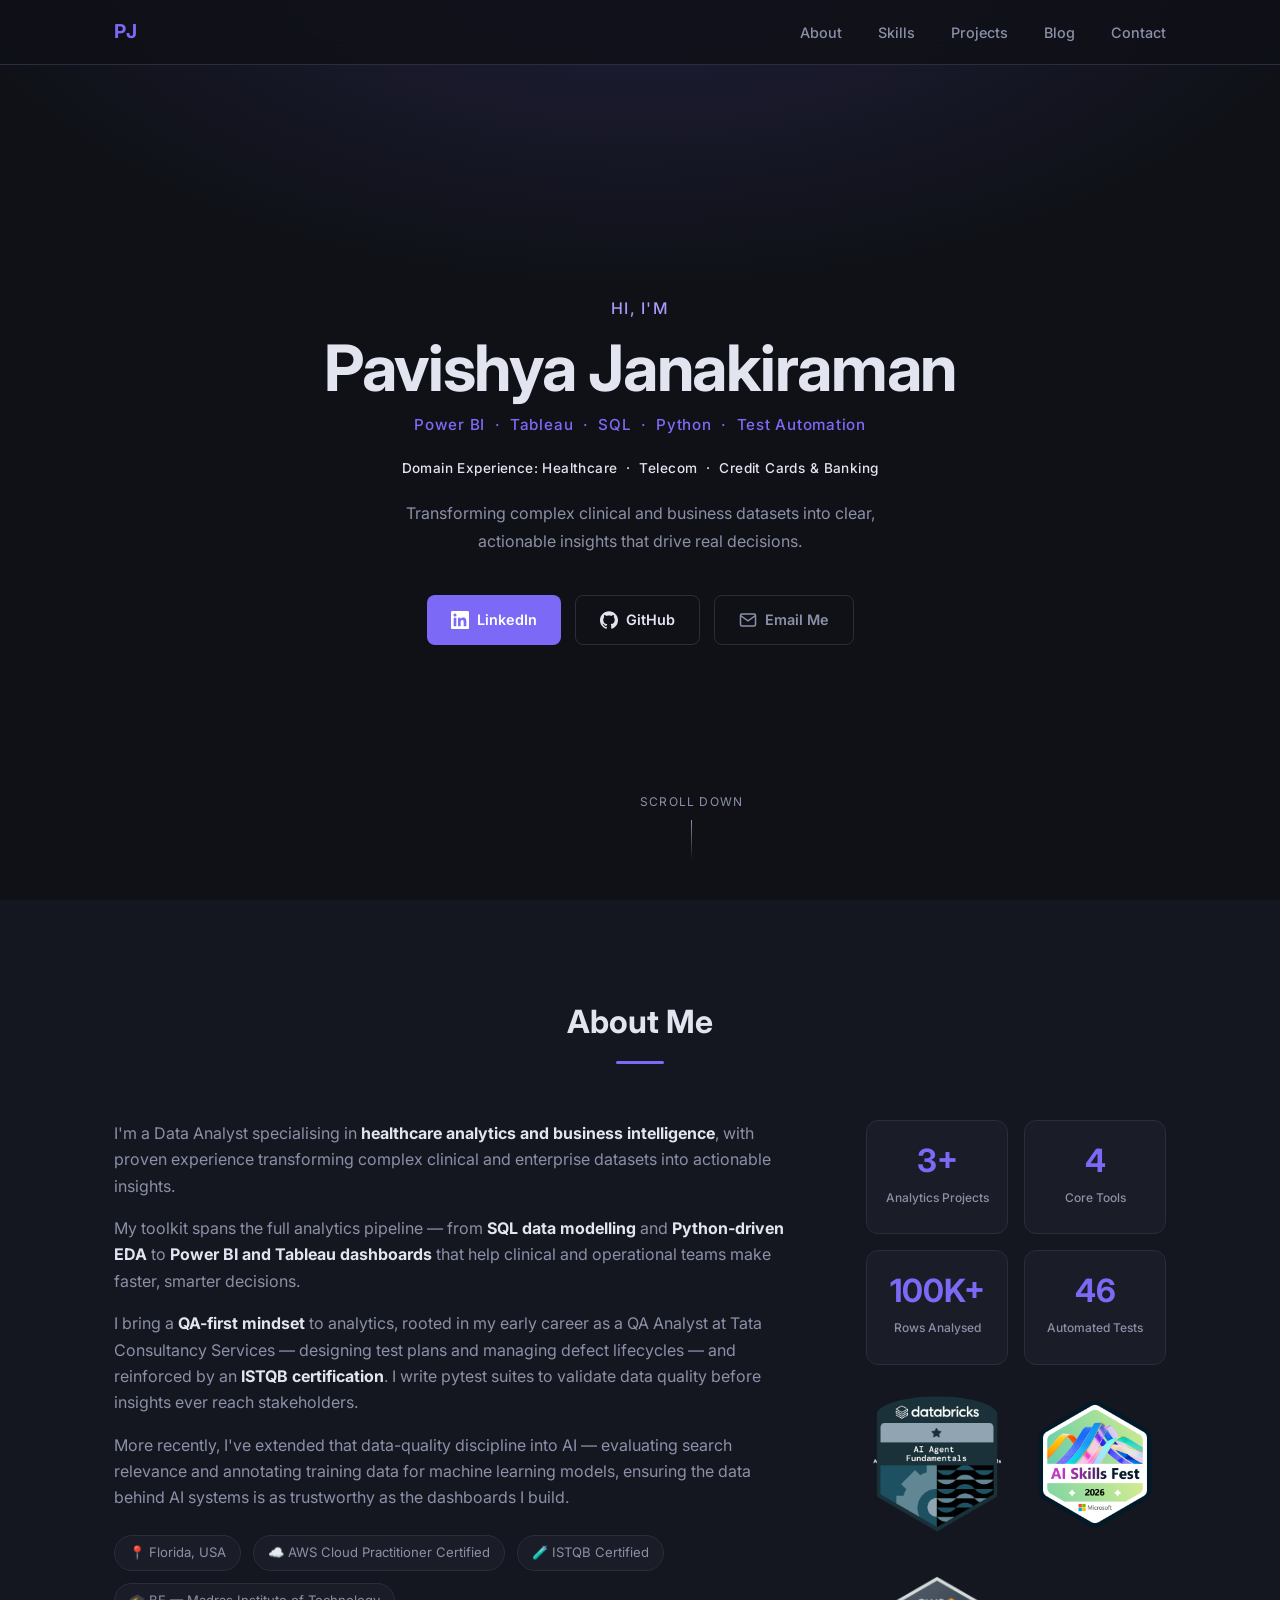
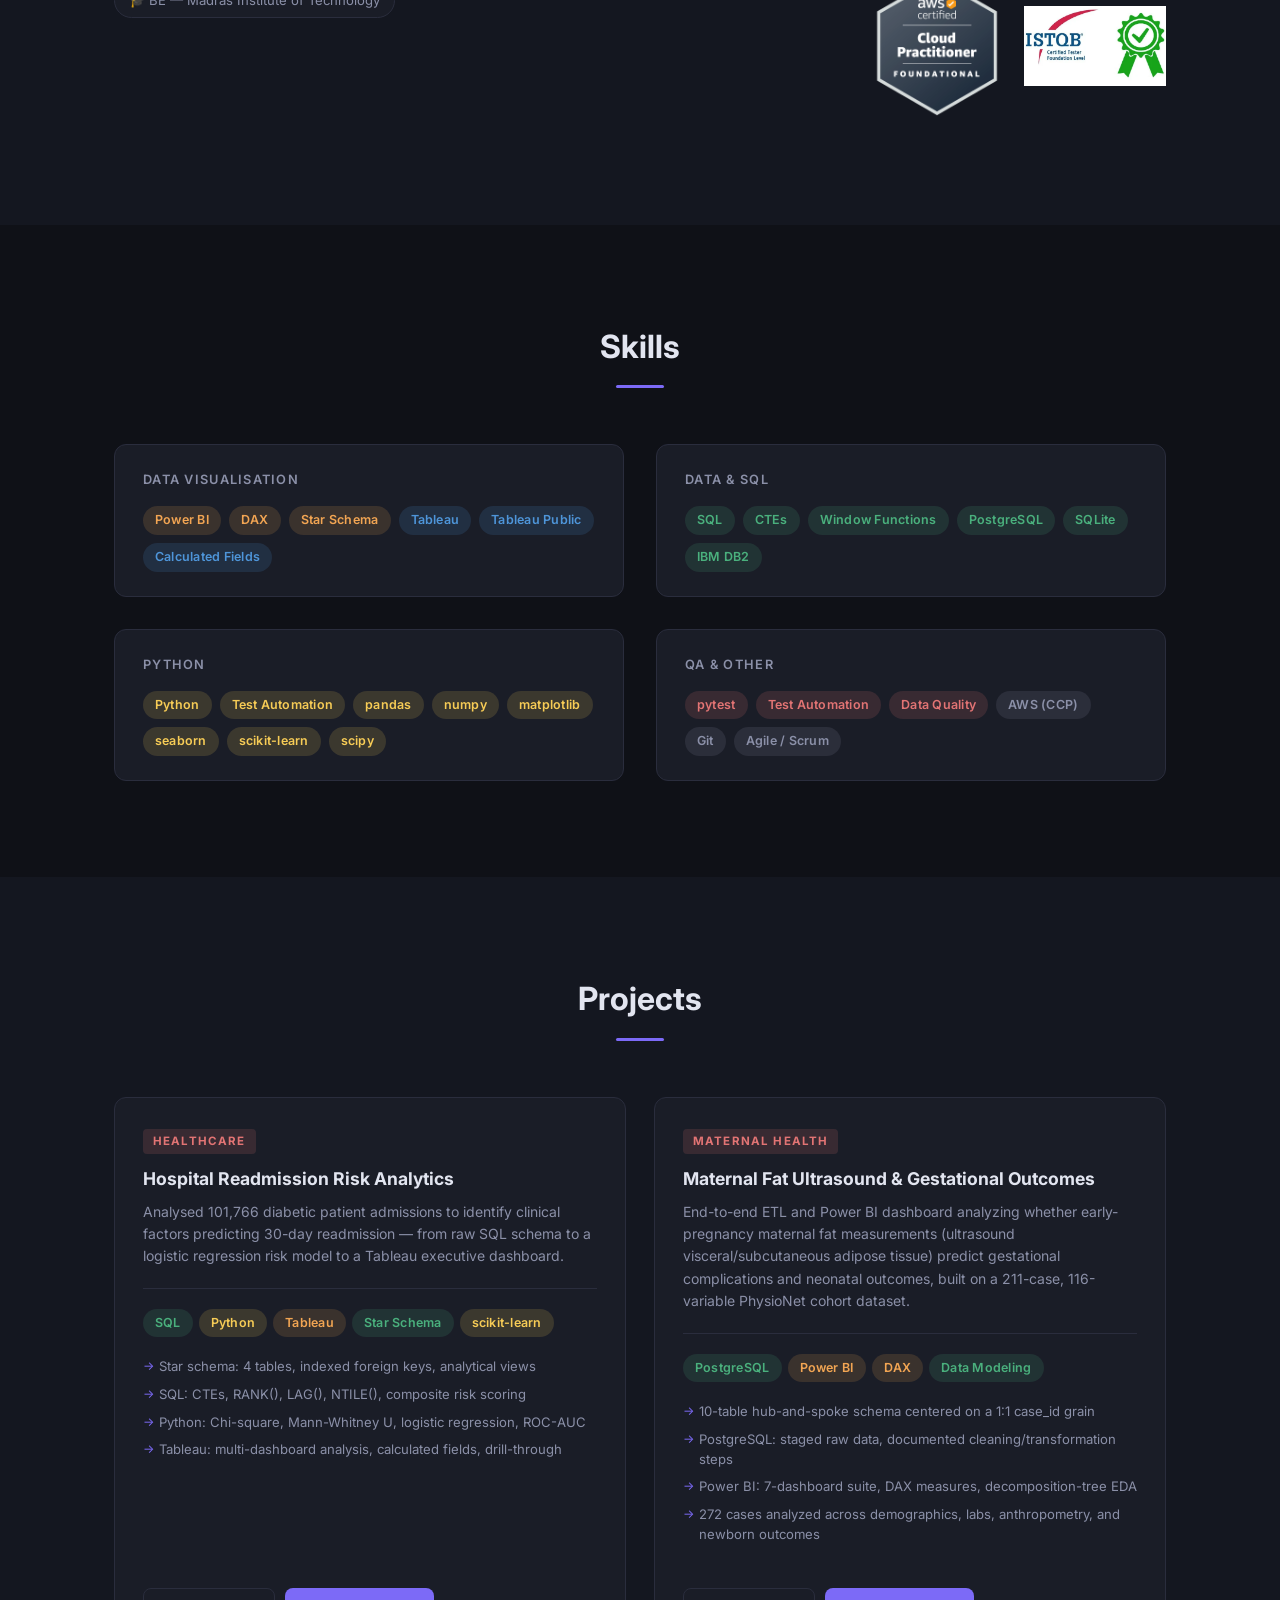
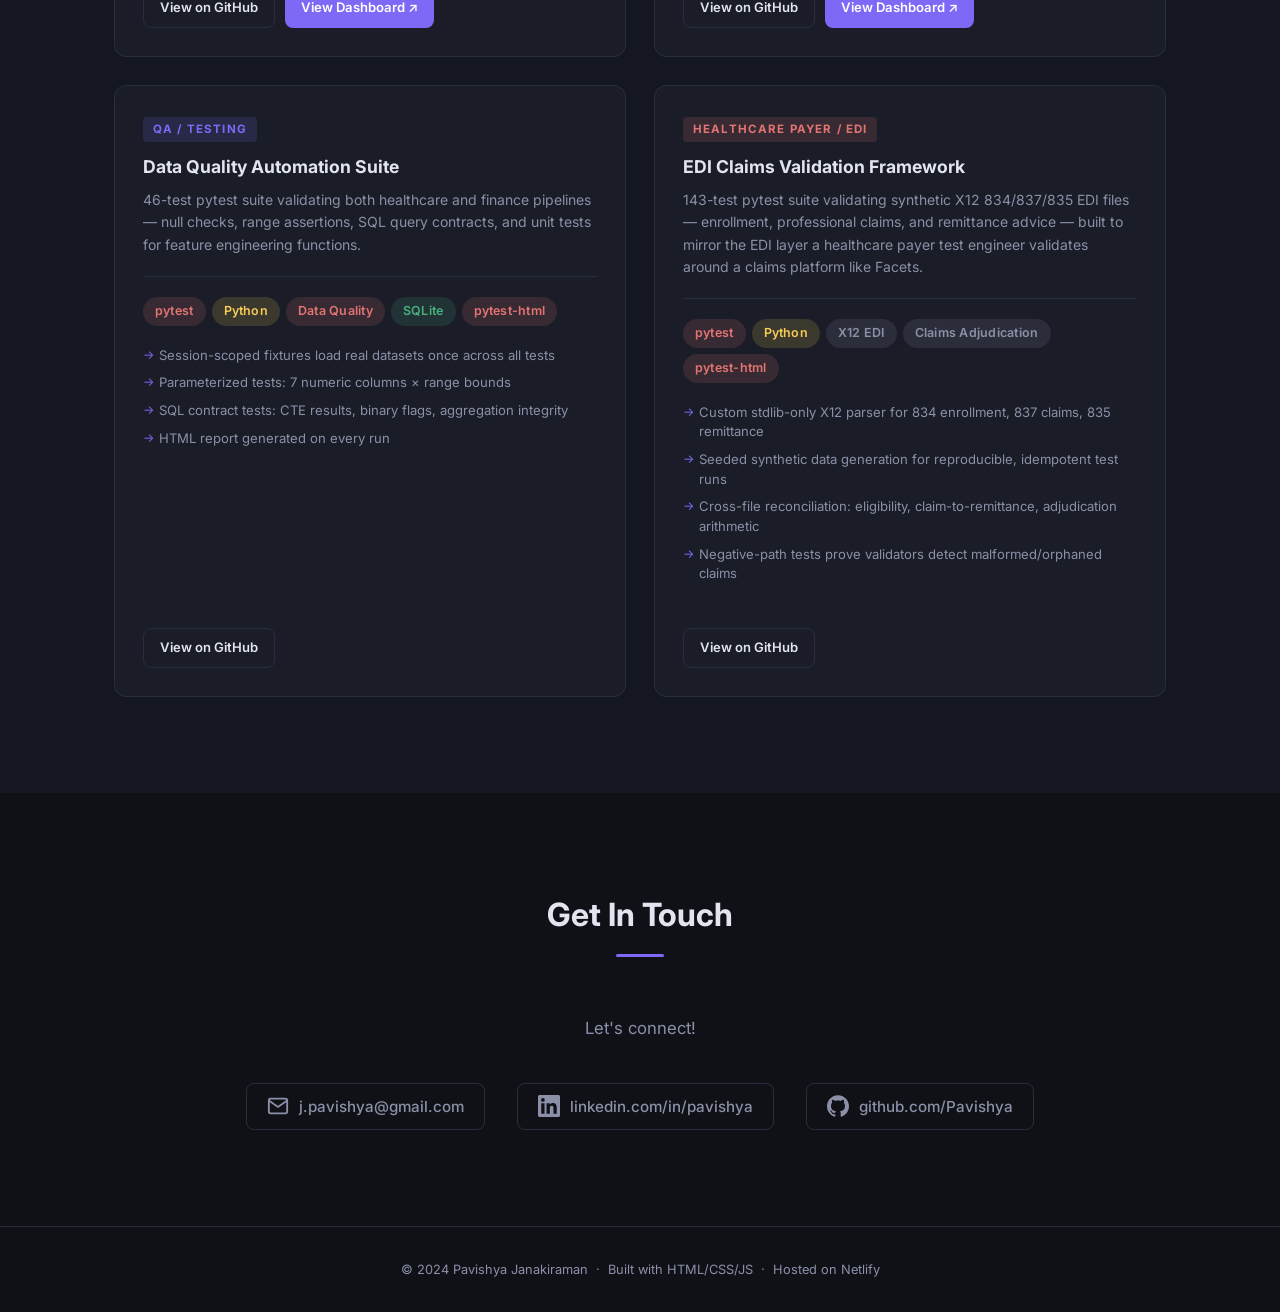
<file: index.html>
<!DOCTYPE html>
<html lang="en">
<head>
  <meta charset="UTF-8" />
  <meta name="viewport" content="width=device-width, initial-scale=1.0" />
  <title>Pavishya Janakiraman — Data Analyst Portfolio</title>
  <link rel="stylesheet" href="css/style.css" />
  <link rel="preconnect" href="https://fonts.googleapis.com" />
  <link href="https://fonts.googleapis.com/css2?family=Inter:wght@300;400;500;600;700&display=swap" rel="stylesheet" />
</head>
<body>

  <!-- ── NAV ── -->
  <nav class="nav" id="nav">
    <div class="nav__inner">
      <span class="nav__logo">PJ</span>
      <ul class="nav__links" id="navLinks">
        <li><a href="#about">About</a></li>
        <li><a href="#skills">Skills</a></li>
        <li><a href="#projects">Projects</a></li>
        <li><a href="blog.html">Blog</a></li>
        <li><a href="#contact">Contact</a></li>
      </ul>
      <button class="nav__hamburger" id="hamburger" aria-label="Toggle menu">
        <span></span><span></span><span></span>
      </button>
    </div>
  </nav>

  <!-- ── HERO ── -->
  <section class="hero" id="home">
    <div class="hero__content">
      <p class="hero__greeting">Hi, I'm</p>
      <h1 class="hero__name">Pavishya Janakiraman</h1>
      <p class="hero__stack">Power BI &nbsp;·&nbsp; Tableau &nbsp;·&nbsp; SQL &nbsp;·&nbsp; Python &nbsp;·&nbsp; Test Automation</p>
      <p class="hero__domains">Domain Experience: Healthcare &nbsp;·&nbsp; Telecom &nbsp;·&nbsp; Credit Cards &amp; Banking</p>
      <p class="hero__tagline">
        Transforming complex clinical and business datasets into clear,<br />
        actionable insights that drive real decisions.
      </p>
      <div class="hero__ctas">
        <a href="https://www.linkedin.com/in/pavishya" target="_blank" rel="noopener" class="btn btn--primary">
          <svg width="18" height="18" viewBox="0 0 24 24" fill="currentColor"><path d="M20.447 20.452h-3.554v-5.569c0-1.328-.027-3.037-1.852-3.037-1.853 0-2.136 1.445-2.136 2.939v5.667H9.351V9h3.414v1.561h.046c.477-.9 1.637-1.85 3.37-1.85 3.601 0 4.267 2.37 4.267 5.455v6.286zM5.337 7.433a2.062 2.062 0 01-2.063-2.065 2.064 2.064 0 112.063 2.065zm1.782 13.019H3.555V9h3.564v11.452zM22.225 0H1.771C.792 0 0 .774 0 1.729v20.542C0 23.227.792 24 1.771 24h20.451C23.2 24 24 23.227 24 22.271V1.729C24 .774 23.2 0 22.222 0h.003z"/></svg>
          LinkedIn
        </a>
        <a href="https://github.com/Pavishya" target="_blank" rel="noopener" class="btn btn--secondary">
          <svg width="18" height="18" viewBox="0 0 24 24" fill="currentColor"><path d="M12 .297c-6.63 0-12 5.373-12 12 0 5.303 3.438 9.8 8.205 11.385.6.113.82-.258.82-.577 0-.285-.01-1.04-.015-2.04-3.338.724-4.042-1.61-4.042-1.61C4.422 18.07 3.633 17.7 3.633 17.7c-1.087-.744.084-.729.084-.729 1.205.084 1.838 1.236 1.838 1.236 1.07 1.835 2.809 1.305 3.495.998.108-.776.417-1.305.76-1.605-2.665-.3-5.466-1.332-5.466-5.93 0-1.31.465-2.38 1.235-3.22-.135-.303-.54-1.523.105-3.176 0 0 1.005-.322 3.3 1.23.96-.267 1.98-.399 3-.405 1.02.006 2.04.138 3 .405 2.28-1.552 3.285-1.23 3.285-1.23.645 1.653.24 2.873.12 3.176.765.84 1.23 1.91 1.23 3.22 0 4.61-2.805 5.625-5.475 5.92.42.36.81 1.096.81 2.22 0 1.606-.015 2.896-.015 3.286 0 .315.21.69.825.57C20.565 22.092 24 17.592 24 12.297c0-6.627-5.373-12-12-12"/></svg>
          GitHub
        </a>
        <a href="mailto:j.pavishya@gmail.com" class="btn btn--ghost">
          <svg width="18" height="18" viewBox="0 0 24 24" fill="none" stroke="currentColor" stroke-width="2"><path d="M4 4h16c1.1 0 2 .9 2 2v12c0 1.1-.9 2-2 2H4c-1.1 0-2-.9-2-2V6c0-1.1.9-2 2-2z"/><polyline points="22,6 12,13 2,6"/></svg>
          Email Me
        </a>
      </div>
    </div>
    <div class="hero__scroll">
      <span>scroll down</span>
      <div class="hero__scroll-line"></div>
    </div>
  </section>

  <!-- ── ABOUT ── -->
  <section class="section about" id="about">
    <div class="container">
      <h2 class="section__title">About Me</h2>
      <div class="about__grid">
        <div class="about__text">
          <p>
            I'm a Data Analyst specialising in <strong>healthcare analytics and business intelligence</strong>,
            with proven experience transforming complex clinical and enterprise datasets into actionable insights.
          </p>
          <p>
            My toolkit spans the full analytics pipeline — from <strong>SQL data modelling</strong> and
            <strong>Python-driven EDA</strong> to <strong>Power BI and Tableau dashboards</strong>
            that help clinical and operational teams make faster, smarter decisions.
          </p>
          <p>
            I bring a <strong>QA-first mindset</strong> to analytics, rooted in my early career as a
            QA Analyst at Tata Consultancy Services — designing test plans and managing defect lifecycles —
            and reinforced by an <strong>ISTQB certification</strong>. I write pytest suites to validate
            data quality before insights ever reach stakeholders.
          </p>
          <p>
            More recently, I've extended that data-quality discipline into AI — evaluating search relevance
            and annotating training data for machine learning models, ensuring the data behind AI systems
            is as trustworthy as the dashboards I build.
          </p>
          <div class="about__meta">
            <span>📍 Florida, USA</span>
            <span>☁️ AWS Cloud Practitioner Certified</span>
            <span>🧪 ISTQB Certified</span>
            <span>🎓 BE — Madras Institute of Technology</span>
          </div>
        </div>
        <div class="about__highlights">
          <div class="highlight-card">
            <span class="highlight-card__num">3+</span>
            <span class="highlight-card__label">Analytics Projects</span>
          </div>
          <div class="highlight-card">
            <span class="highlight-card__num">4</span>
            <span class="highlight-card__label">Core Tools</span>
          </div>
          <div class="highlight-card">
            <span class="highlight-card__num">100K+</span>
            <span class="highlight-card__label">Rows Analysed</span>
          </div>
          <div class="highlight-card">
            <span class="highlight-card__num">46</span>
            <span class="highlight-card__label">Automated Tests</span>
          </div>
          <div class="badges__cell">
            <img src="assets/images/badges/databricks-ai-agent-fundamentals.png" alt="Databricks AI Agent Fundamentals badge" class="badges__item" />
          </div>
          <div class="badges__cell">
            <img src="assets/images/badges/microsoft-ai-skills-fest-2026.png" alt="Microsoft AI Skills Fest 2026 badge" class="badges__item" />
          </div>
          <div class="badges__cell">
            <img src="assets/images/badges/aws-cloud-practitioner.png" alt="AWS Certified Cloud Practitioner badge" class="badges__item" />
          </div>
          <div class="badges__cell">
            <img src="assets/images/badges/istqb-certified.webp" alt="ISTQB Certified badge" class="badges__item" />
          </div>
        </div>
      </div>
    </div>
  </section>

  <!-- ── SKILLS ── -->
  <section class="section skills" id="skills">
    <div class="container">
      <h2 class="section__title">Skills</h2>
      <div class="skills__grid">

        <div class="skill-group">
          <h3 class="skill-group__title">Data Visualisation</h3>
          <div class="skill-tags">
            <span class="tag tag--bi">Power BI</span>
            <span class="tag tag--bi">DAX</span>
            <span class="tag tag--bi">Star Schema</span>
            <span class="tag tag--tableau">Tableau</span>
            <span class="tag tag--tableau">Tableau Public</span>
            <span class="tag tag--tableau">Calculated Fields</span>
          </div>
        </div>

        <div class="skill-group">
          <h3 class="skill-group__title">Data & SQL</h3>
          <div class="skill-tags">
            <span class="tag tag--sql">SQL</span>
            <span class="tag tag--sql">CTEs</span>
            <span class="tag tag--sql">Window Functions</span>
            <span class="tag tag--sql">PostgreSQL</span>
            <span class="tag tag--sql">SQLite</span>
            <span class="tag tag--sql">IBM DB2</span>
          </div>
        </div>

        <div class="skill-group">
          <h3 class="skill-group__title">Python</h3>
          <div class="skill-tags">
            <span class="tag tag--python">Python</span>
            <span class="tag tag--python">Test Automation</span>
            <span class="tag tag--python">pandas</span>
            <span class="tag tag--python">numpy</span>
            <span class="tag tag--python">matplotlib</span>
            <span class="tag tag--python">seaborn</span>
            <span class="tag tag--python">scikit-learn</span>
            <span class="tag tag--python">scipy</span>
          </div>
        </div>

        <div class="skill-group">
          <h3 class="skill-group__title">QA & Other</h3>
          <div class="skill-tags">
            <span class="tag tag--qa">pytest</span>
            <span class="tag tag--qa">Test Automation</span>
            <span class="tag tag--qa">Data Quality</span>
            <span class="tag tag--other">AWS (CCP)</span>
            <span class="tag tag--other">Git</span>
            <span class="tag tag--other">Agile / Scrum</span>
          </div>
        </div>

      </div>
    </div>
  </section>

  <!-- ── PROJECTS ── -->
  <section class="section projects" id="projects">
    <div class="container">
      <h2 class="section__title">Projects</h2>
      <div class="projects__grid">

        <!-- Project 1 -->
        <div class="project-card">
          <div class="project-card__header">
            <span class="project-card__domain domain--health">Healthcare</span>
            <h3 class="project-card__title">Hospital Readmission Risk Analytics</h3>
            <p class="project-card__hook">
              Analysed 101,766 diabetic patient admissions to identify clinical factors
              predicting 30-day readmission — from raw SQL schema to a logistic regression
              risk model to a Tableau executive dashboard.
            </p>
          </div>
          <div class="project-card__body">
            <div class="project-card__tags">
              <span class="tag tag--sql">SQL</span>
              <span class="tag tag--python">Python</span>
              <span class="tag tag--bi">Tableau</span>
              <span class="tag tag--sql">Star Schema</span>
              <span class="tag tag--python">scikit-learn</span>
            </div>
            <ul class="project-card__bullets">
              <li>Star schema: 4 tables, indexed foreign keys, analytical views</li>
              <li>SQL: CTEs, RANK(), LAG(), NTILE(), composite risk scoring</li>
              <li>Python: Chi-square, Mann-Whitney U, logistic regression, ROC-AUC</li>
              <li>Tableau: multi-dashboard analysis, calculated fields, drill-through</li>
            </ul>
          </div>
          <div class="project-card__footer">
            <a href="https://github.com/Pavishya/pavi-portfolio-projects/tree/main/project-1-healthcare-readmission"
               target="_blank" rel="noopener" class="btn btn--small btn--secondary">
              View on GitHub
            </a>
            <a href="dashboard-gallery.html" class="btn btn--small btn--primary">
              View Dashboard ↗
            </a>
          </div>
        </div>

        <!-- Project 2 -->
        <div class="project-card">
          <div class="project-card__header">
            <span class="project-card__domain domain--health">Maternal Health</span>
            <h3 class="project-card__title">Maternal Fat Ultrasound &amp; Gestational Outcomes</h3>
            <p class="project-card__hook">
              End-to-end ETL and Power BI dashboard analyzing whether early-pregnancy
              maternal fat measurements (ultrasound visceral/subcutaneous adipose tissue)
              predict gestational complications and neonatal outcomes, built on a 211-case,
              116-variable PhysioNet cohort dataset.
            </p>
          </div>
          <div class="project-card__body">
            <div class="project-card__tags">
              <span class="tag tag--sql">PostgreSQL</span>
              <span class="tag tag--bi">Power BI</span>
              <span class="tag tag--bi">DAX</span>
              <span class="tag tag--sql">Data Modeling</span>
            </div>
            <ul class="project-card__bullets">
              <li>10-table hub-and-spoke schema centered on a 1:1 case_id grain</li>
              <li>PostgreSQL: staged raw data, documented cleaning/transformation steps</li>
              <li>Power BI: 7-dashboard suite, DAX measures, decomposition-tree EDA</li>
              <li>272 cases analyzed across demographics, labs, anthropometry, and newborn outcomes</li>
            </ul>
          </div>
          <div class="project-card__footer">
            <a href="https://github.com/Pavishya/pavi-portfolio-projects/tree/main/project-2-maternal-health-dashboard"
               target="_blank" rel="noopener" class="btn btn--small btn--secondary">
              View on GitHub
            </a>
            <a href="maternal-health-gallery.html" class="btn btn--small btn--primary">
              View Dashboard ↗
            </a>
          </div>
        </div>

        <!-- Project 3 -->
        <div class="project-card">
          <div class="project-card__header">
            <span class="project-card__domain domain--qa">QA / Testing</span>
            <h3 class="project-card__title">Data Quality Automation Suite</h3>
            <p class="project-card__hook">
              46-test pytest suite validating both healthcare and finance pipelines —
              null checks, range assertions, SQL query contracts, and unit tests for
              feature engineering functions.
            </p>
          </div>
          <div class="project-card__body">
            <div class="project-card__tags">
              <span class="tag tag--qa">pytest</span>
              <span class="tag tag--python">Python</span>
              <span class="tag tag--qa">Data Quality</span>
              <span class="tag tag--sql">SQLite</span>
              <span class="tag tag--qa">pytest-html</span>
            </div>
            <ul class="project-card__bullets">
              <li>Session-scoped fixtures load real datasets once across all tests</li>
              <li>Parameterized tests: 7 numeric columns × range bounds</li>
              <li>SQL contract tests: CTE results, binary flags, aggregation integrity</li>
              <li>HTML report generated on every run</li>
            </ul>
          </div>
          <div class="project-card__footer">
            <a href="https://github.com/Pavishya/pavi-portfolio-projects/tree/main/project-3-data-quality-automation"
               target="_blank" rel="noopener" class="btn btn--small btn--secondary">
              View on GitHub
            </a>
          </div>
        </div>

        <!-- Project 4 -->
        <div class="project-card">
          <div class="project-card__header">
            <span class="project-card__domain domain--health">Healthcare Payer / EDI</span>
            <h3 class="project-card__title">EDI Claims Validation Framework</h3>
            <p class="project-card__hook">
              143-test pytest suite validating synthetic X12 834/837/835 EDI files —
              enrollment, professional claims, and remittance advice — built to mirror
              the EDI layer a healthcare payer test engineer validates around a claims
              platform like Facets.
            </p>
          </div>
          <div class="project-card__body">
            <div class="project-card__tags">
              <span class="tag tag--qa">pytest</span>
              <span class="tag tag--python">Python</span>
              <span class="tag tag--other">X12 EDI</span>
              <span class="tag tag--other">Claims Adjudication</span>
              <span class="tag tag--qa">pytest-html</span>
            </div>
            <ul class="project-card__bullets">
              <li>Custom stdlib-only X12 parser for 834 enrollment, 837 claims, 835 remittance</li>
              <li>Seeded synthetic data generation for reproducible, idempotent test runs</li>
              <li>Cross-file reconciliation: eligibility, claim-to-remittance, adjudication arithmetic</li>
              <li>Negative-path tests prove validators detect malformed/orphaned claims</li>
            </ul>
          </div>
          <div class="project-card__footer">
            <a href="https://github.com/Pavishya/pavi-portfolio-projects/tree/main/project-4-edi-claims-validation"
               target="_blank" rel="noopener" class="btn btn--small btn--secondary">
              View on GitHub
            </a>
          </div>
        </div>

      </div>
    </div>
  </section>

  <!-- ── CONTACT ── -->
  <section class="section contact" id="contact">
    <div class="container contact__inner">
      <h2 class="section__title">Get In Touch</h2>
      <p class="contact__text">
        Let's connect!
      </p>
      <div class="contact__links">
        <a href="mailto:j.pavishya@gmail.com" class="contact__link">
          <svg width="22" height="22" viewBox="0 0 24 24" fill="none" stroke="currentColor" stroke-width="2"><path d="M4 4h16c1.1 0 2 .9 2 2v12c0 1.1-.9 2-2 2H4c-1.1 0-2-.9-2-2V6c0-1.1.9-2 2-2z"/><polyline points="22,6 12,13 2,6"/></svg>
          j.pavishya@gmail.com
        </a>
        <a href="https://www.linkedin.com/in/pavishya" target="_blank" rel="noopener" class="contact__link">
          <svg width="22" height="22" viewBox="0 0 24 24" fill="currentColor"><path d="M20.447 20.452h-3.554v-5.569c0-1.328-.027-3.037-1.852-3.037-1.853 0-2.136 1.445-2.136 2.939v5.667H9.351V9h3.414v1.561h.046c.477-.9 1.637-1.85 3.37-1.85 3.601 0 4.267 2.37 4.267 5.455v6.286zM5.337 7.433a2.062 2.062 0 01-2.063-2.065 2.064 2.064 0 112.063 2.065zm1.782 13.019H3.555V9h3.564v11.452zM22.225 0H1.771C.792 0 0 .774 0 1.729v20.542C0 23.227.792 24 1.771 24h20.451C23.2 24 24 23.227 24 22.271V1.729C24 .774 23.2 0 22.222 0h.003z"/></svg>
          linkedin.com/in/pavishya
        </a>
        <a href="https://github.com/Pavishya" target="_blank" rel="noopener" class="contact__link">
          <svg width="22" height="22" viewBox="0 0 24 24" fill="currentColor"><path d="M12 .297c-6.63 0-12 5.373-12 12 0 5.303 3.438 9.8 8.205 11.385.6.113.82-.258.82-.577 0-.285-.01-1.04-.015-2.04-3.338.724-4.042-1.61-4.042-1.61C4.422 18.07 3.633 17.7 3.633 17.7c-1.087-.744.084-.729.084-.729 1.205.084 1.838 1.236 1.838 1.236 1.07 1.835 2.809 1.305 3.495.998.108-.776.417-1.305.76-1.605-2.665-.3-5.466-1.332-5.466-5.93 0-1.31.465-2.38 1.235-3.22-.135-.303-.54-1.523.105-3.176 0 0 1.005-.322 3.3 1.23.96-.267 1.98-.399 3-.405 1.02.006 2.04.138 3 .405 2.28-1.552 3.285-1.23 3.285-1.23.645 1.653.24 2.873.12 3.176.765.84 1.23 1.91 1.23 3.22 0 4.61-2.805 5.625-5.475 5.92.42.36.81 1.096.81 2.22 0 1.606-.015 2.896-.015 3.286 0 .315.21.69.825.57C20.565 22.092 24 17.592 24 12.297c0-6.627-5.373-12-12-12"/></svg>
          github.com/Pavishya
        </a>
      </div>
    </div>
  </section>

  <!-- ── FOOTER ── -->
  <footer class="footer">
    <p>© 2024 Pavishya Janakiraman &nbsp;·&nbsp; Built with HTML/CSS/JS &nbsp;·&nbsp; Hosted on Netlify</p>
  </footer>

  <script src="js/main.js"></script>
</body>
</html>
</file>
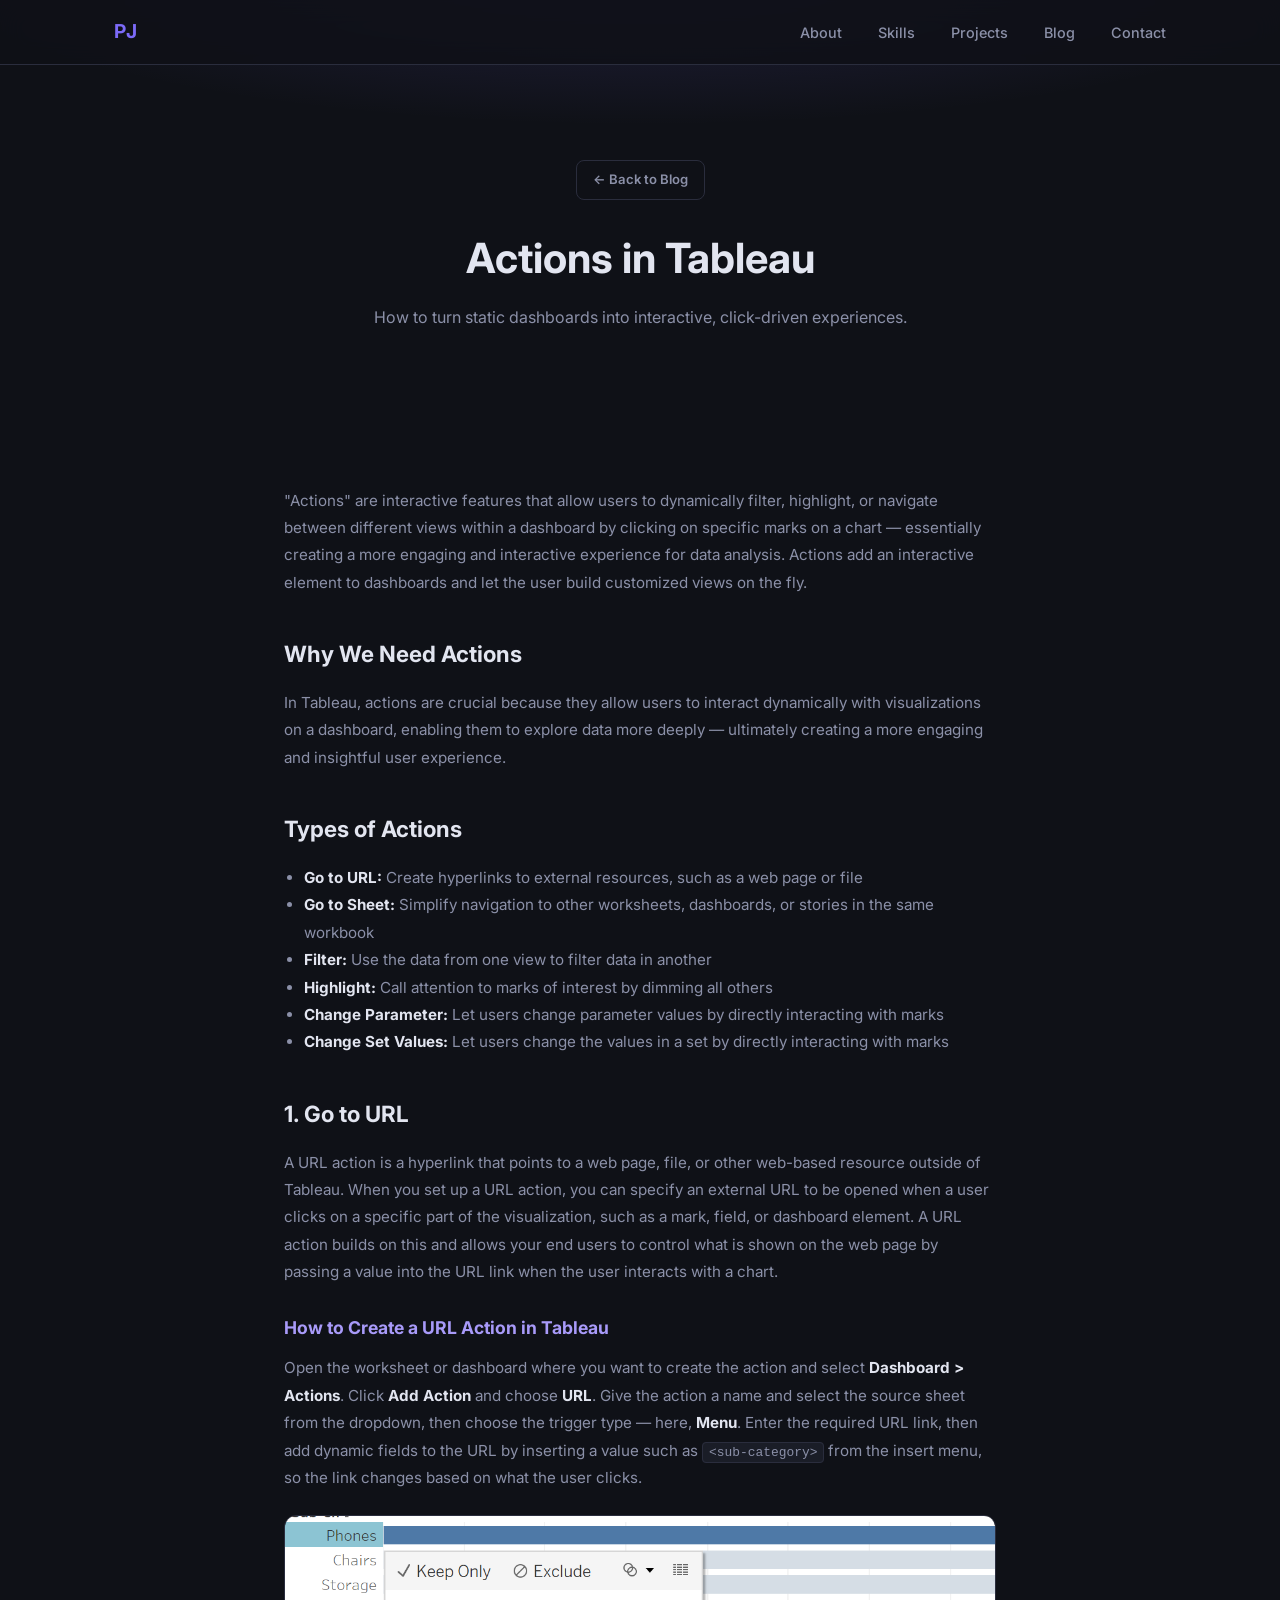
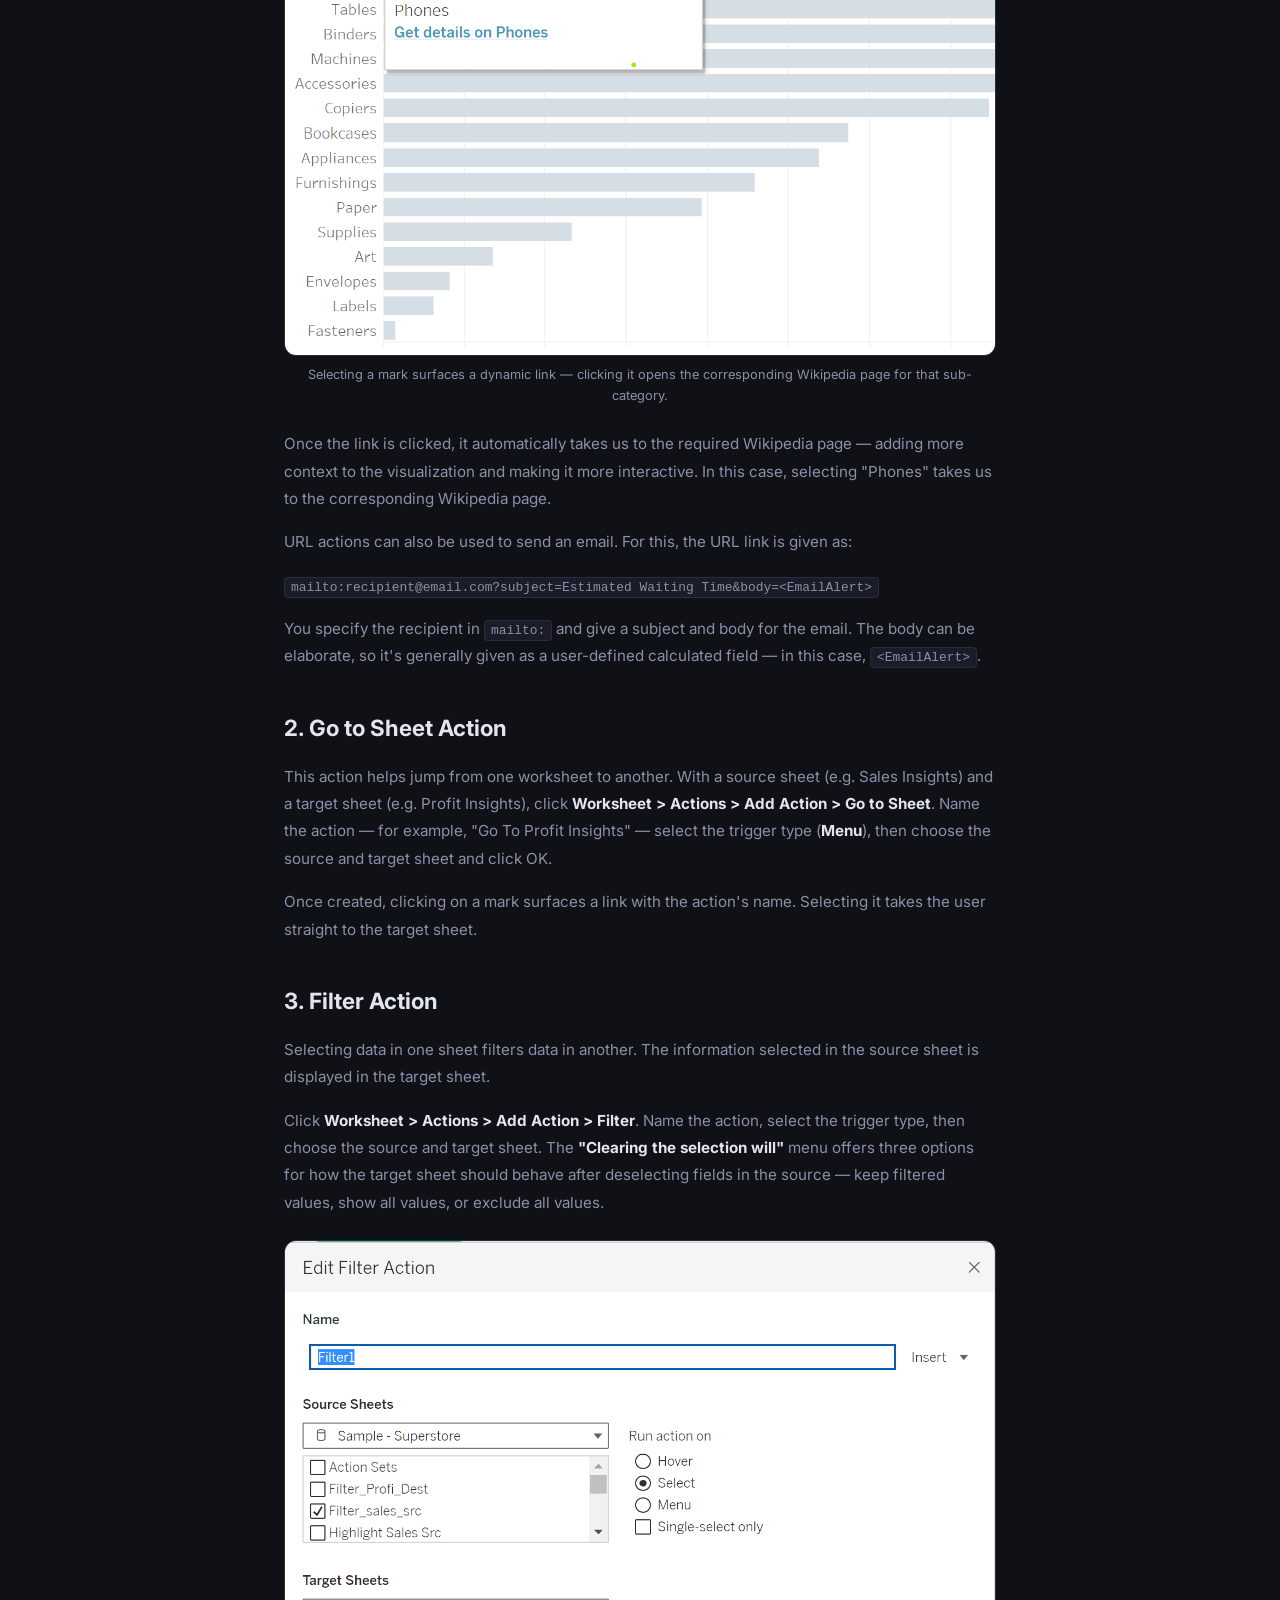
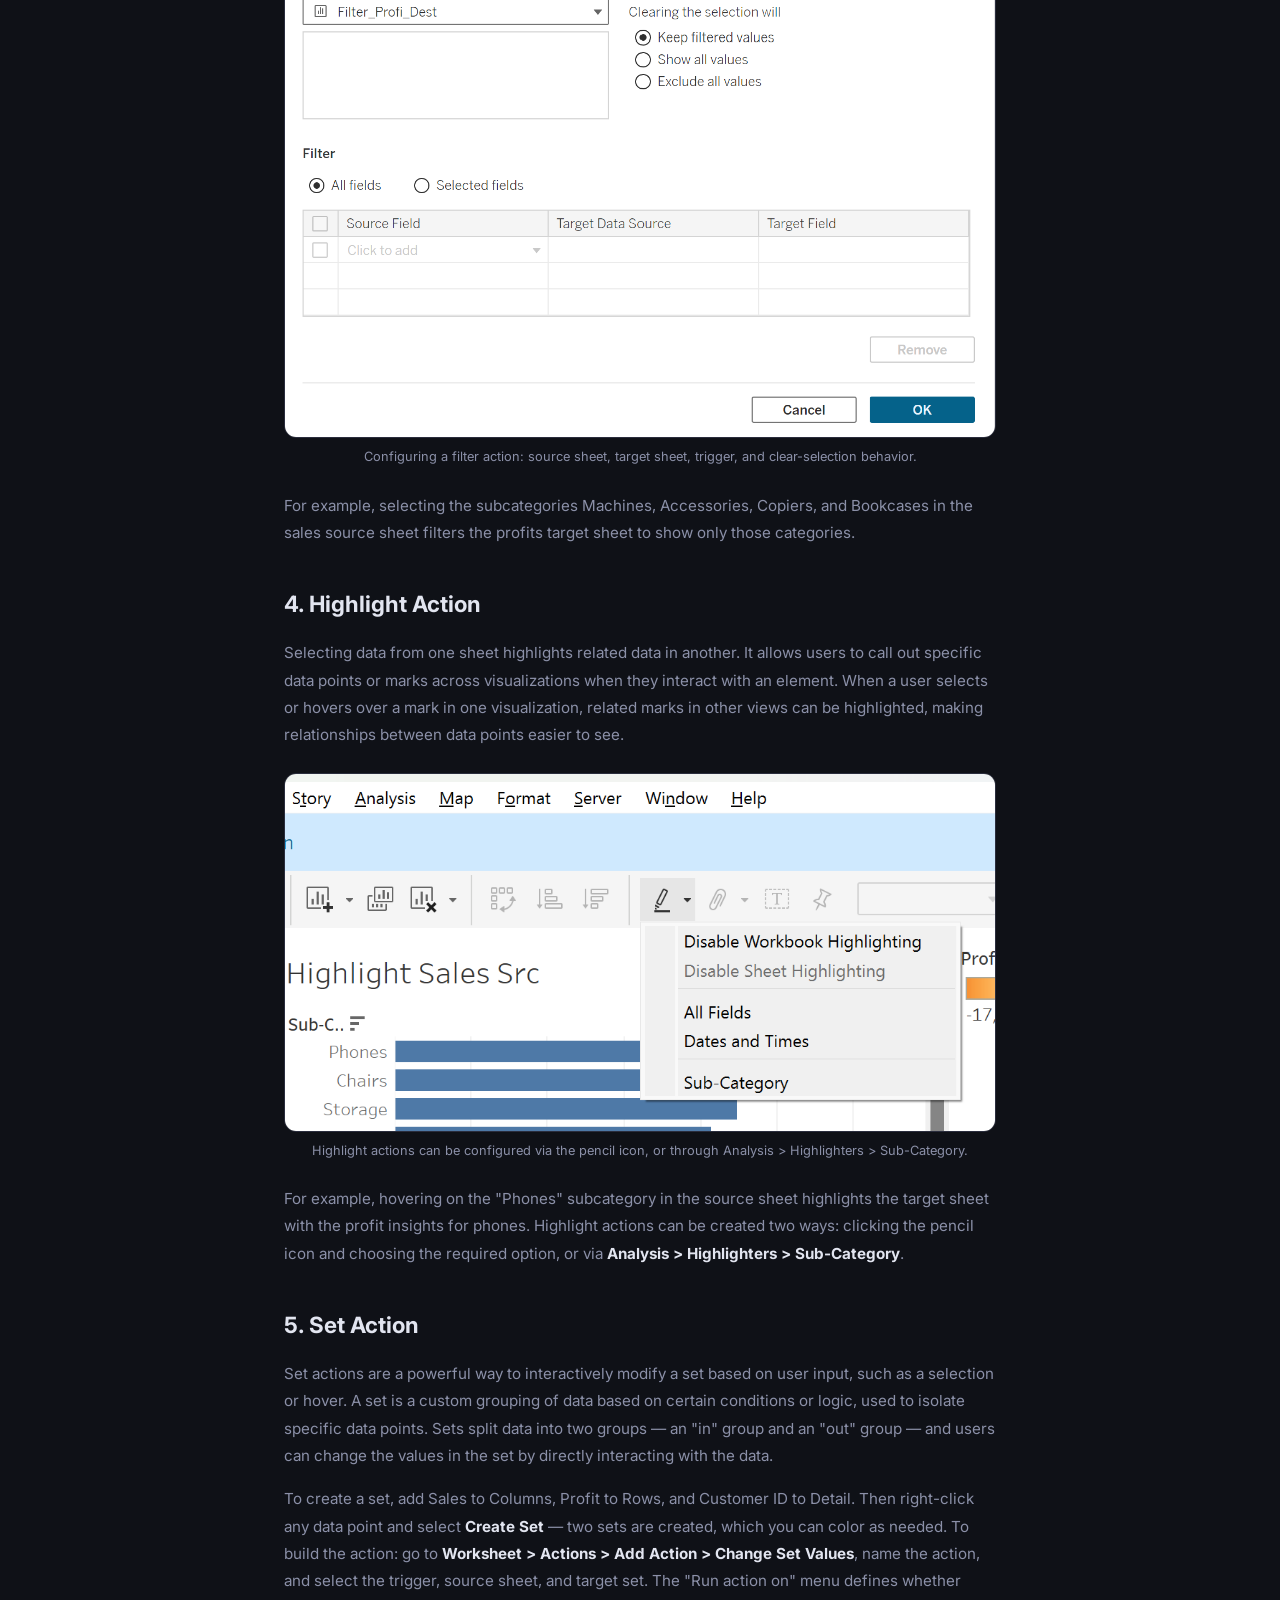
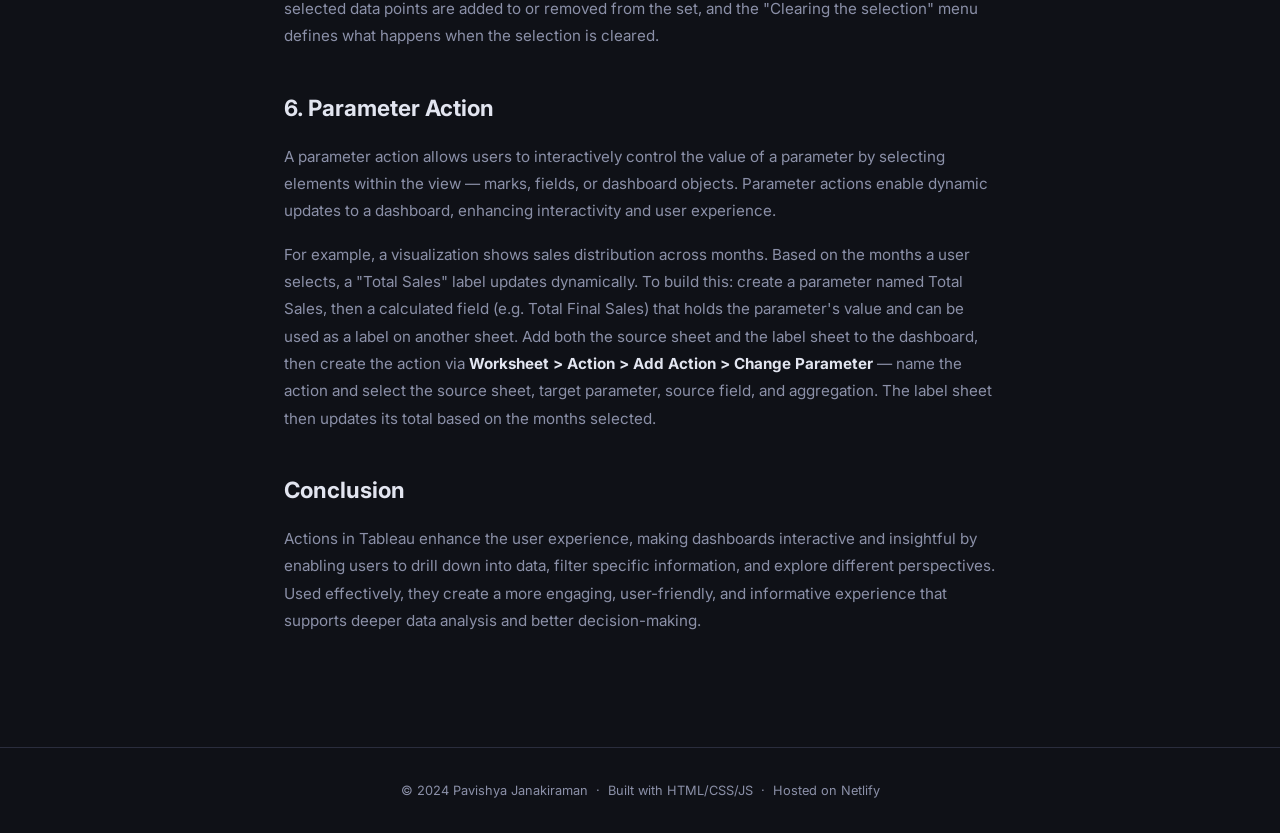
<file: blog-actions-in-tableau.html>
<!DOCTYPE html>
<html lang="en">
<head>
  <meta charset="UTF-8" />
  <meta name="viewport" content="width=device-width, initial-scale=1.0" />
  <title>Actions in Tableau | Blog | Pavishya Janakiraman</title>
  <link rel="stylesheet" href="css/style.css" />
  <link rel="preconnect" href="https://fonts.googleapis.com" />
  <link href="https://fonts.googleapis.com/css2?family=Inter:wght@300;400;500;600;700&display=swap" rel="stylesheet" />
</head>
<body>

  <!-- ── NAV ── -->
  <nav class="nav" id="nav">
    <div class="nav__inner">
      <a href="index.html"><span class="nav__logo">PJ</span></a>
      <ul class="nav__links" id="navLinks">
        <li><a href="index.html#about">About</a></li>
        <li><a href="index.html#skills">Skills</a></li>
        <li><a href="index.html#projects">Projects</a></li>
        <li><a href="blog.html">Blog</a></li>
        <li><a href="index.html#contact">Contact</a></li>
      </ul>
      <button class="nav__hamburger" id="hamburger" aria-label="Toggle menu">
        <span></span><span></span><span></span>
      </button>
    </div>
  </nav>

  <!-- ── HEADER ── -->
  <header class="gallery-header">
    <div class="gallery-header__back">
      <a href="blog.html" class="btn btn--ghost btn--small">← Back to Blog</a>
    </div>
    <h1>Actions in Tableau</h1>
    <p>How to turn static dashboards into interactive, click-driven experiences.</p>
  </header>

  <!-- ── ARTICLE ── -->
  <section class="section">
    <div class="container article">

      <p>
        "Actions" are interactive features that allow users to dynamically filter, highlight,
        or navigate between different views within a dashboard by clicking on specific marks
        on a chart — essentially creating a more engaging and interactive experience for data
        analysis. Actions add an interactive element to dashboards and let the user build
        customized views on the fly.
      </p>

      <h2>Why We Need Actions</h2>
      <p>
        In Tableau, actions are crucial because they allow users to interact dynamically with
        visualizations on a dashboard, enabling them to explore data more deeply — ultimately
        creating a more engaging and insightful user experience.
      </p>

      <h2>Types of Actions</h2>
      <ul>
        <li><strong>Go to URL:</strong> Create hyperlinks to external resources, such as a web page or file</li>
        <li><strong>Go to Sheet:</strong> Simplify navigation to other worksheets, dashboards, or stories in the same workbook</li>
        <li><strong>Filter:</strong> Use the data from one view to filter data in another</li>
        <li><strong>Highlight:</strong> Call attention to marks of interest by dimming all others</li>
        <li><strong>Change Parameter:</strong> Let users change parameter values by directly interacting with marks</li>
        <li><strong>Change Set Values:</strong> Let users change the values in a set by directly interacting with marks</li>
      </ul>

      <h2>1. Go to URL</h2>
      <p>
        A URL action is a hyperlink that points to a web page, file, or other web-based
        resource outside of Tableau. When you set up a URL action, you can specify an external
        URL to be opened when a user clicks on a specific part of the visualization, such as a
        mark, field, or dashboard element. A URL action builds on this and allows your end
        users to control what is shown on the web page by passing a value into the URL link
        when the user interacts with a chart.
      </p>

      <h3>How to Create a URL Action in Tableau</h3>
      <p>
        Open the worksheet or dashboard where you want to create the action and select
        <strong>Dashboard &gt; Actions</strong>. Click <strong>Add Action</strong> and choose
        <strong>URL</strong>. Give the action a name and select the source sheet from the
        dropdown, then choose the trigger type — here, <strong>Menu</strong>. Enter the
        required URL link, then add dynamic fields to the URL by inserting a value such as
        <code>&lt;sub-category&gt;</code> from the insert menu, so the link changes based on
        what the user clicks.
      </p>

      <figure>
        <img src="assets/images/blog/tableau-url-action.png" alt="Tableau menu showing a dynamic URL action generated from selecting the Phones mark" />
        <figcaption>Selecting a mark surfaces a dynamic link — clicking it opens the corresponding Wikipedia page for that sub-category.</figcaption>
      </figure>

      <p>
        Once the link is clicked, it automatically takes us to the required Wikipedia page —
        adding more context to the visualization and making it more interactive. In this case,
        selecting "Phones" takes us to the corresponding Wikipedia page.
      </p>
      <p>
        URL actions can also be used to send an email. For this, the URL link is given as:
      </p>
      <p><code>mailto:recipient@email.com?subject=Estimated Waiting Time&amp;body=&lt;EmailAlert&gt;</code></p>
      <p>
        You specify the recipient in <code>mailto:</code> and give a subject and body for the
        email. The body can be elaborate, so it's generally given as a user-defined calculated
        field — in this case, <code>&lt;EmailAlert&gt;</code>.
      </p>

      <h2>2. Go to Sheet Action</h2>
      <p>
        This action helps jump from one worksheet to another. With a source sheet (e.g.
        Sales Insights) and a target sheet (e.g. Profit Insights), click
        <strong>Worksheet &gt; Actions &gt; Add Action &gt; Go to Sheet</strong>. Name the
        action — for example, "Go To Profit Insights" — select the trigger type
        (<strong>Menu</strong>), then choose the source and target sheet and click OK.
      </p>
      <p>
        Once created, clicking on a mark surfaces a link with the action's name. Selecting it
        takes the user straight to the target sheet.
      </p>

      <h2>3. Filter Action</h2>
      <p>
        Selecting data in one sheet filters data in another. The information selected in the
        source sheet is displayed in the target sheet.
      </p>
      <p>
        Click <strong>Worksheet &gt; Actions &gt; Add Action &gt; Filter</strong>. Name the
        action, select the trigger type, then choose the source and target sheet. The
        <strong>"Clearing the selection will"</strong> menu offers three options for how the
        target sheet should behave after deselecting fields in the source — keep filtered
        values, show all values, or exclude all values.
      </p>

      <figure>
        <img src="assets/images/blog/tableau-filter-action.png" alt="Edit Filter Action dialog in Tableau showing source and target sheet configuration" />
        <figcaption>Configuring a filter action: source sheet, target sheet, trigger, and clear-selection behavior.</figcaption>
      </figure>

      <p>
        For example, selecting the subcategories Machines, Accessories, Copiers, and Bookcases
        in the sales source sheet filters the profits target sheet to show only those
        categories.
      </p>

      <h2>4. Highlight Action</h2>
      <p>
        Selecting data from one sheet highlights related data in another. It allows users to
        call out specific data points or marks across visualizations when they interact with
        an element. When a user selects or hovers over a mark in one visualization, related
        marks in other views can be highlighted, making relationships between data points
        easier to see.
      </p>

      <figure>
        <img src="assets/images/blog/tableau-parameter-action.png" alt="Tableau highlighter menu showing options to highlight by all fields or a specific field like Sub-Category" />
        <figcaption>Highlight actions can be configured via the pencil icon, or through Analysis &gt; Highlighters &gt; Sub-Category.</figcaption>
      </figure>

      <p>
        For example, hovering on the "Phones" subcategory in the source sheet highlights the
        target sheet with the profit insights for phones. Highlight actions can be created two
        ways: clicking the pencil icon and choosing the required option, or via
        <strong>Analysis &gt; Highlighters &gt; Sub-Category</strong>.
      </p>

      <h2>5. Set Action</h2>
      <p>
        Set actions are a powerful way to interactively modify a set based on user input, such
        as a selection or hover. A set is a custom grouping of data based on certain conditions
        or logic, used to isolate specific data points. Sets split data into two groups — an
        "in" group and an "out" group — and users can change the values in the set by directly
        interacting with the data.
      </p>
      <p>
        To create a set, add Sales to Columns, Profit to Rows, and Customer ID to Detail. Then
        right-click any data point and select <strong>Create Set</strong> — two sets are
        created, which you can color as needed. To build the action: go to
        <strong>Worksheet &gt; Actions &gt; Add Action &gt; Change Set Values</strong>, name
        the action, and select the trigger, source sheet, and target set. The
        "Run action on" menu defines whether selected data points are added to or removed from
        the set, and the "Clearing the selection" menu defines what happens when the selection
        is cleared.
      </p>

      <h2>6. Parameter Action</h2>
      <p>
        A parameter action allows users to interactively control the value of a parameter by
        selecting elements within the view — marks, fields, or dashboard objects. Parameter
        actions enable dynamic updates to a dashboard, enhancing interactivity and user
        experience.
      </p>
      <p>
        For example, a visualization shows sales distribution across months. Based on the
        months a user selects, a "Total Sales" label updates dynamically. To build this: create
        a parameter named Total Sales, then a calculated field (e.g. Total Final Sales) that
        holds the parameter's value and can be used as a label on another sheet. Add both the
        source sheet and the label sheet to the dashboard, then create the action via
        <strong>Worksheet &gt; Action &gt; Add Action &gt; Change Parameter</strong> — name the
        action and select the source sheet, target parameter, source field, and aggregation.
        The label sheet then updates its total based on the months selected.
      </p>

      <h2>Conclusion</h2>
      <p>
        Actions in Tableau enhance the user experience, making dashboards interactive and
        insightful by enabling users to drill down into data, filter specific information, and
        explore different perspectives. Used effectively, they create a more engaging,
        user-friendly, and informative experience that supports deeper data analysis and
        better decision-making.
      </p>

    </div>
  </section>

  <!-- ── FOOTER ── -->
  <footer class="footer">
    <p>© 2024 Pavishya Janakiraman &nbsp;·&nbsp; Built with HTML/CSS/JS &nbsp;·&nbsp; Hosted on Netlify</p>
  </footer>

  <script src="js/main.js"></script>
</body>
</html>
</file>
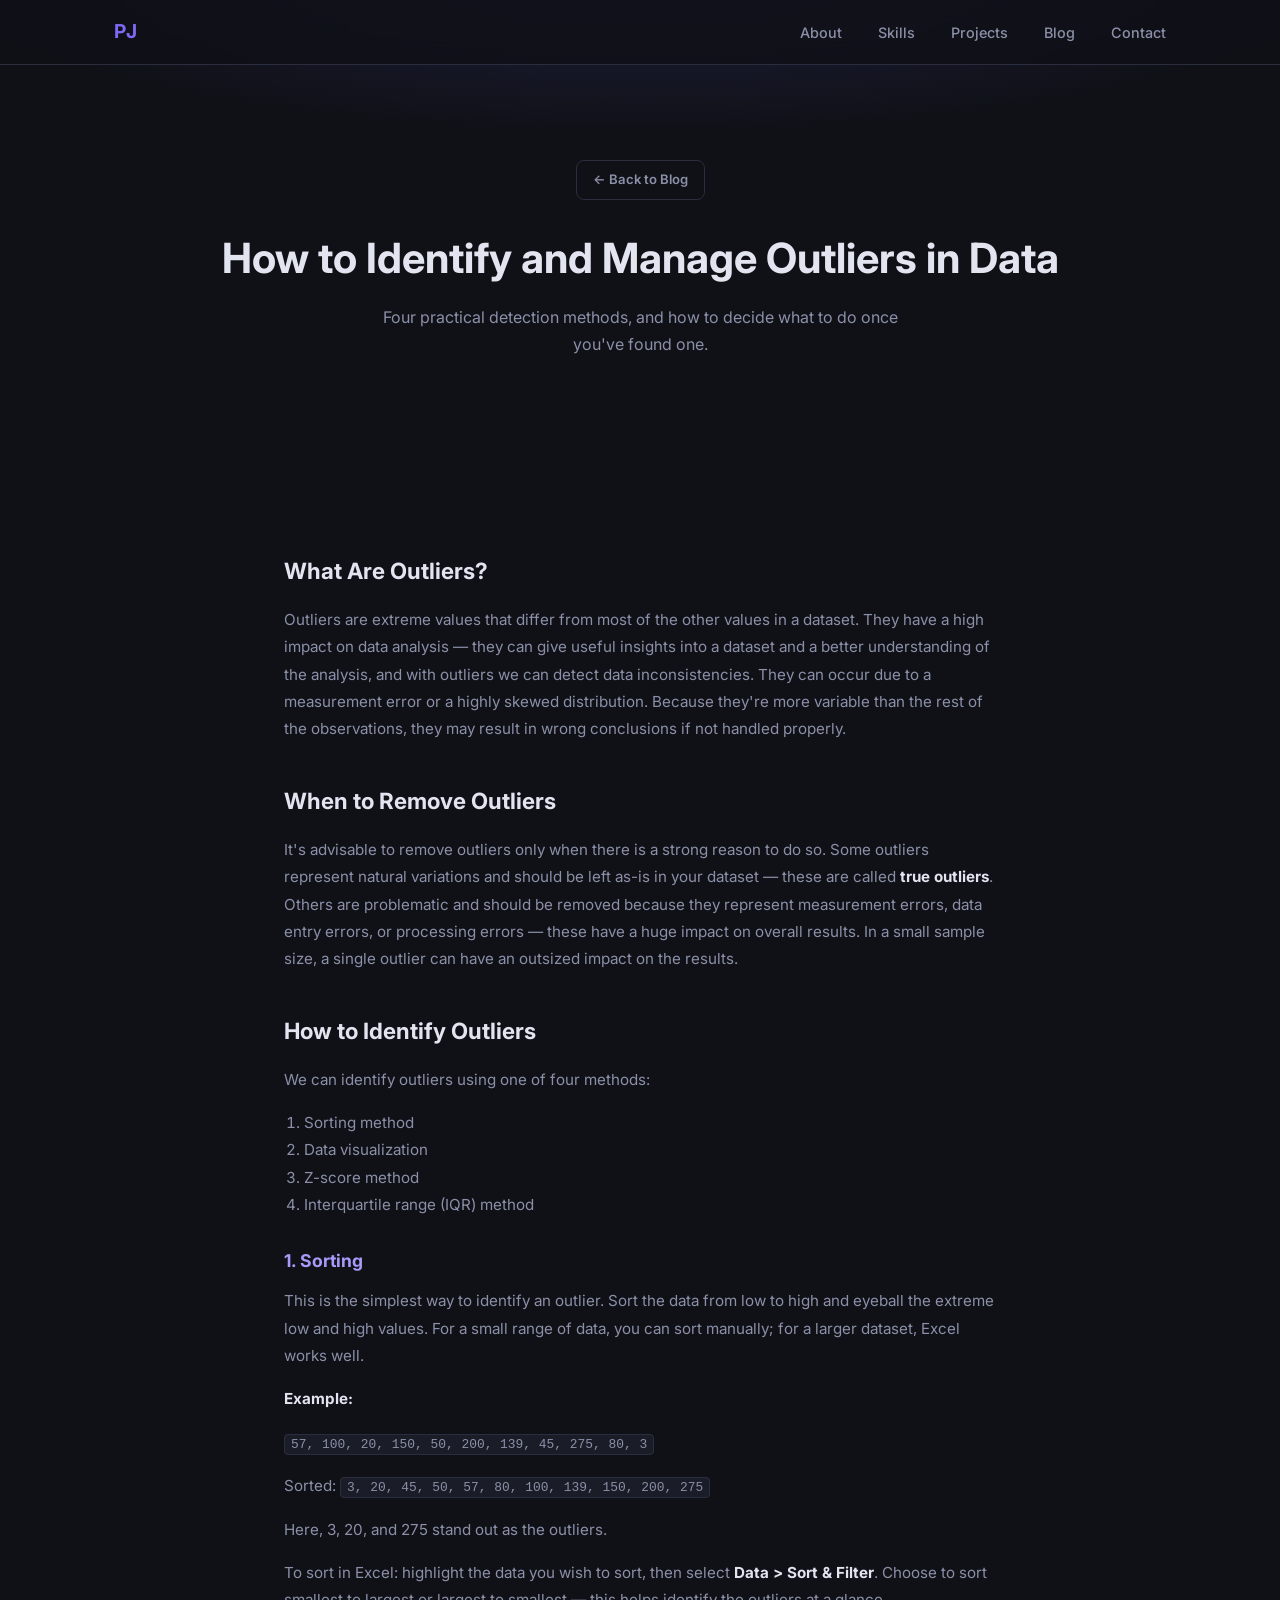
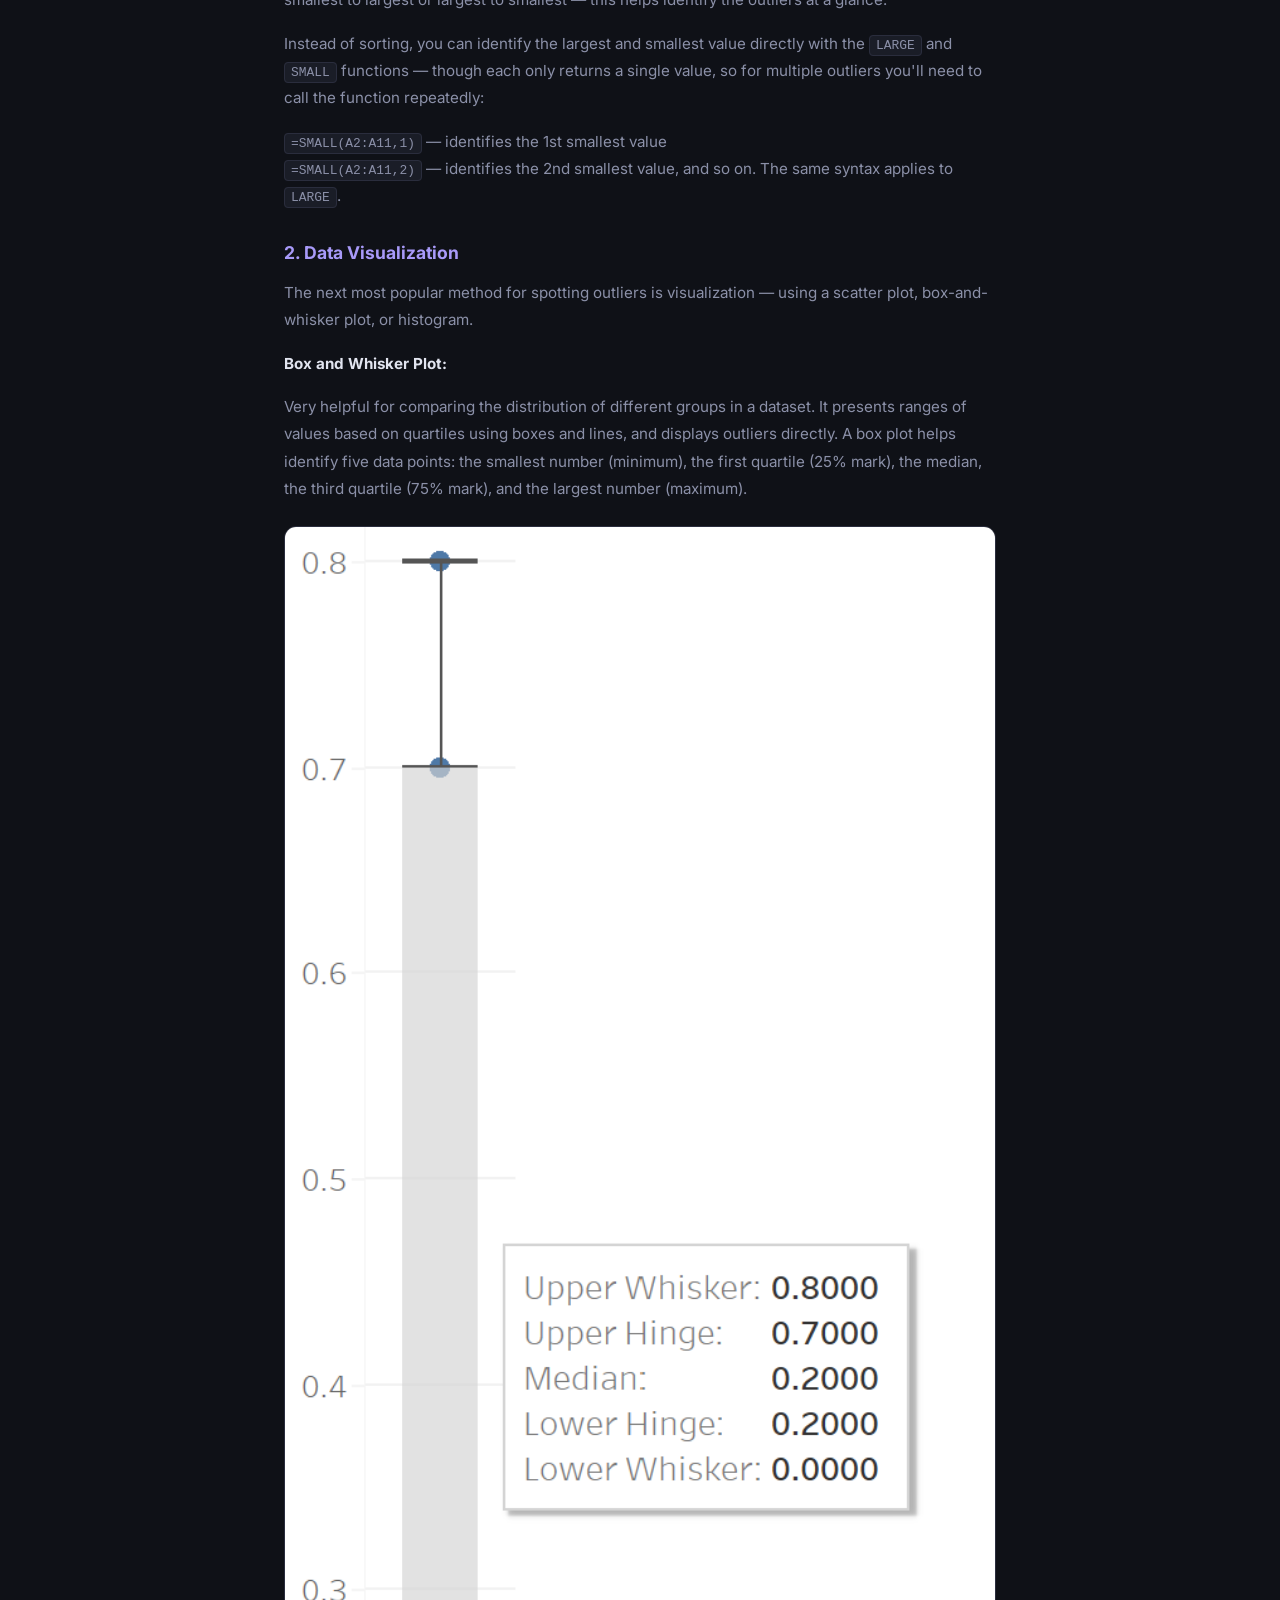
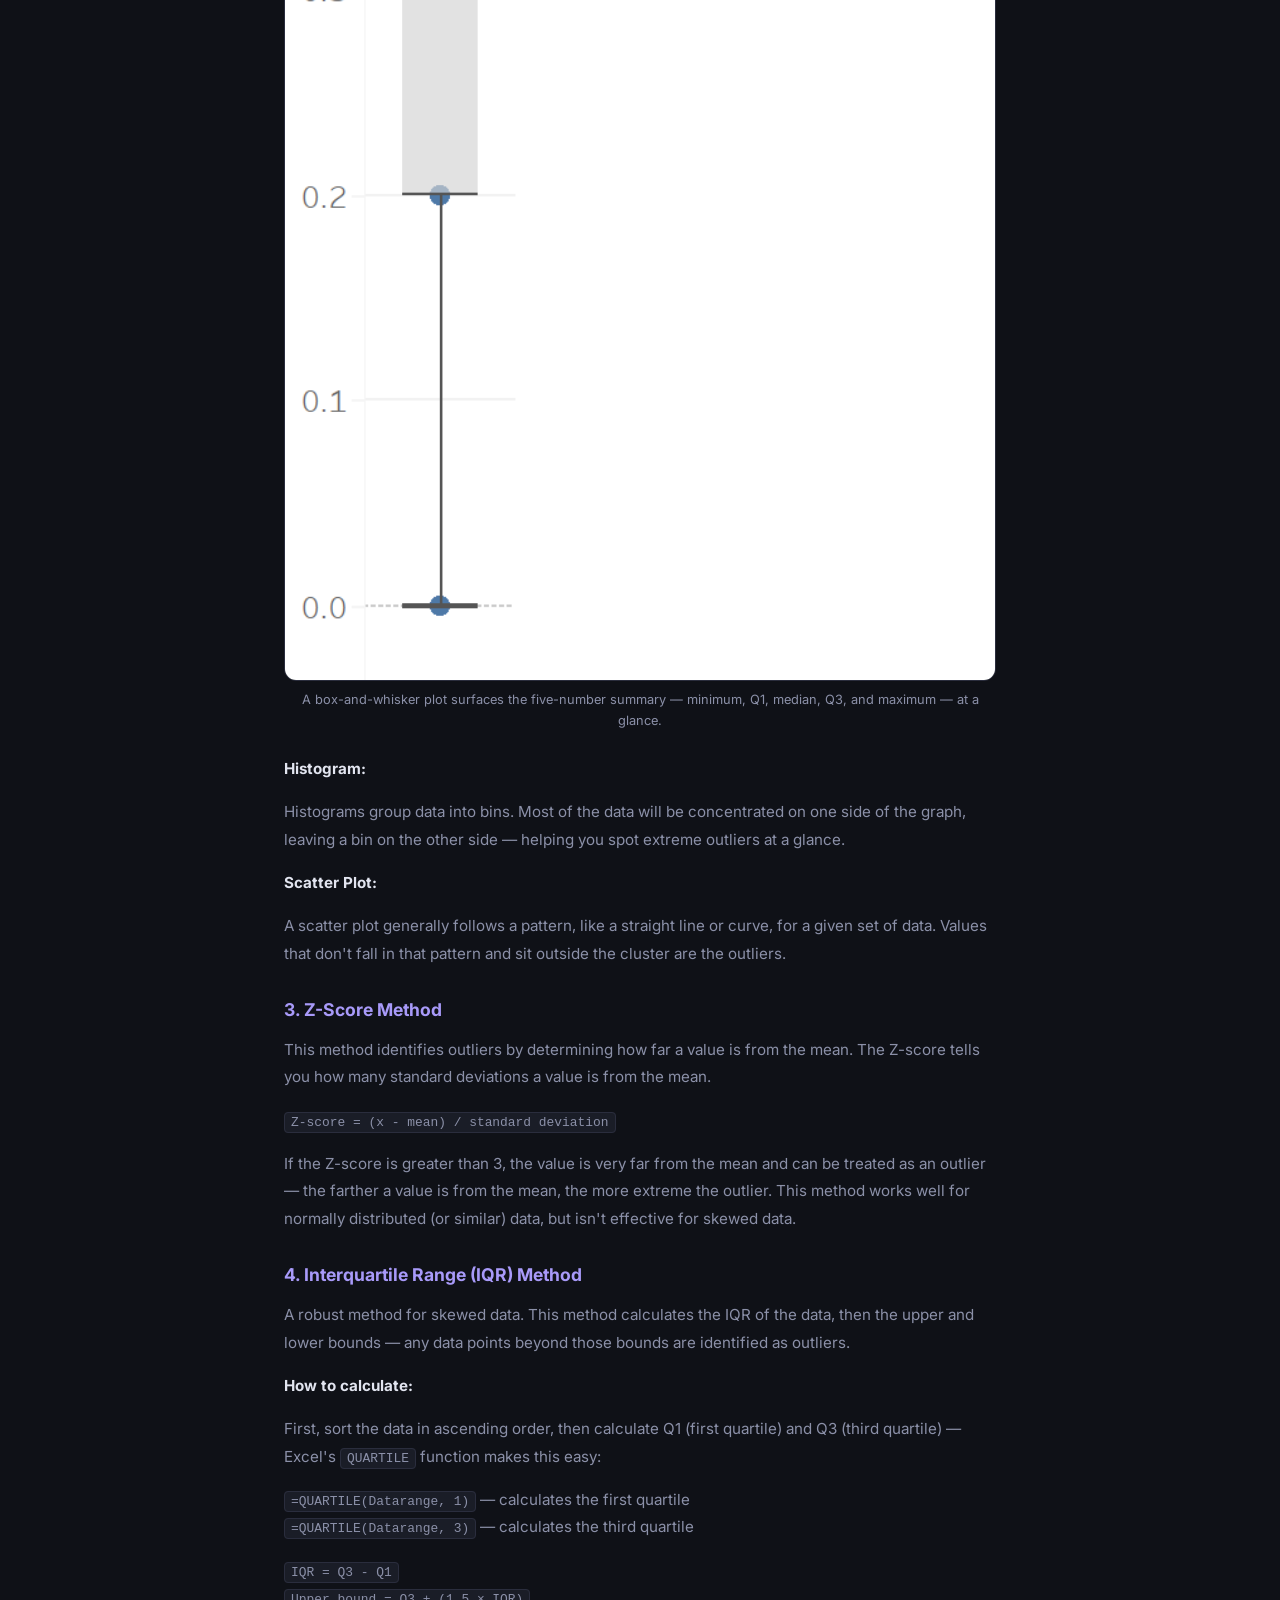
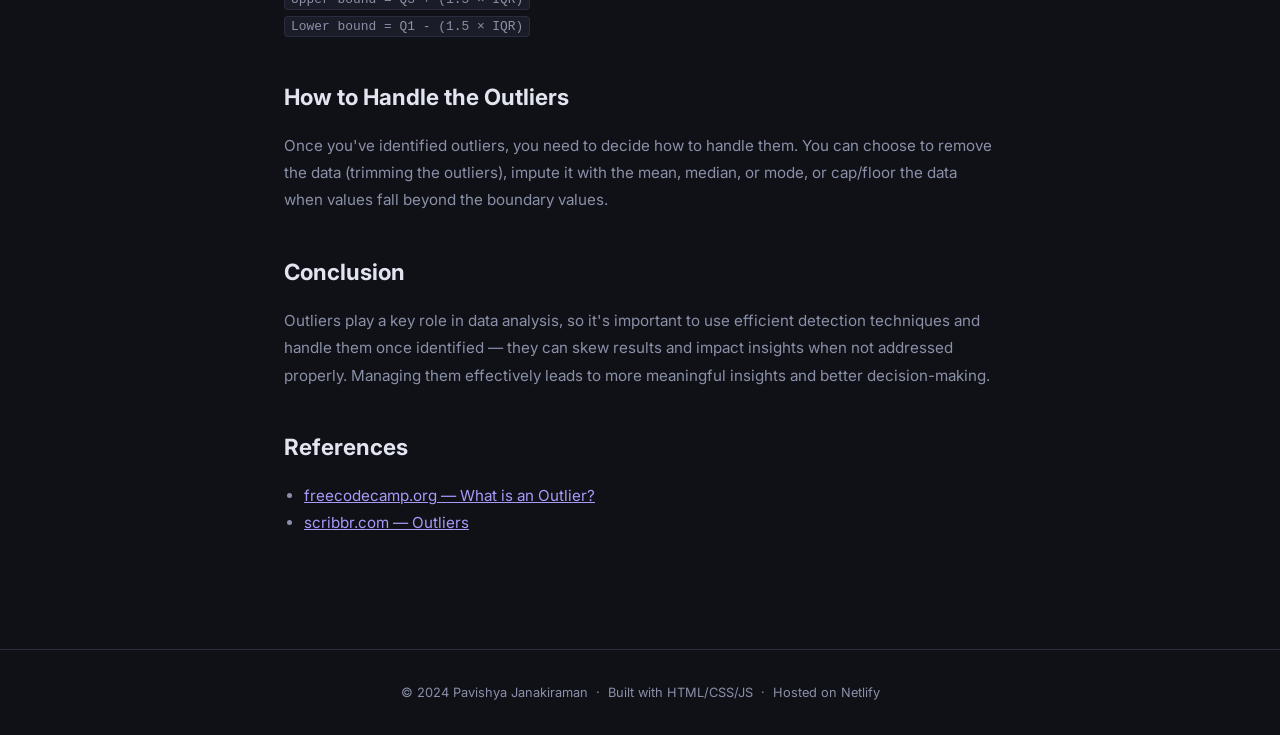
<file: blog-managing-outliers.html>
<!DOCTYPE html>
<html lang="en">
<head>
  <meta charset="UTF-8" />
  <meta name="viewport" content="width=device-width, initial-scale=1.0" />
  <title>How to Identify and Manage Outliers in Data | Blog | Pavishya Janakiraman</title>
  <link rel="stylesheet" href="css/style.css" />
  <link rel="preconnect" href="https://fonts.googleapis.com" />
  <link href="https://fonts.googleapis.com/css2?family=Inter:wght@300;400;500;600;700&display=swap" rel="stylesheet" />
</head>
<body>

  <!-- ── NAV ── -->
  <nav class="nav" id="nav">
    <div class="nav__inner">
      <a href="index.html"><span class="nav__logo">PJ</span></a>
      <ul class="nav__links" id="navLinks">
        <li><a href="index.html#about">About</a></li>
        <li><a href="index.html#skills">Skills</a></li>
        <li><a href="index.html#projects">Projects</a></li>
        <li><a href="blog.html">Blog</a></li>
        <li><a href="index.html#contact">Contact</a></li>
      </ul>
      <button class="nav__hamburger" id="hamburger" aria-label="Toggle menu">
        <span></span><span></span><span></span>
      </button>
    </div>
  </nav>

  <!-- ── HEADER ── -->
  <header class="gallery-header">
    <div class="gallery-header__back">
      <a href="blog.html" class="btn btn--ghost btn--small">← Back to Blog</a>
    </div>
    <h1>How to Identify and Manage Outliers in Data</h1>
    <p>Four practical detection methods, and how to decide what to do once you've found one.</p>
  </header>

  <!-- ── ARTICLE ── -->
  <section class="section">
    <div class="container article">

      <h2>What Are Outliers?</h2>
      <p>
        Outliers are extreme values that differ from most of the other values in a dataset.
        They have a high impact on data analysis — they can give useful insights into a
        dataset and a better understanding of the analysis, and with outliers we can detect
        data inconsistencies. They can occur due to a measurement error or a highly skewed
        distribution. Because they're more variable than the rest of the observations, they
        may result in wrong conclusions if not handled properly.
      </p>

      <h2>When to Remove Outliers</h2>
      <p>
        It's advisable to remove outliers only when there is a strong reason to do so. Some
        outliers represent natural variations and should be left as-is in your dataset — these
        are called <strong>true outliers</strong>. Others are problematic and should be removed
        because they represent measurement errors, data entry errors, or processing errors —
        these have a huge impact on overall results. In a small sample size, a single outlier
        can have an outsized impact on the results.
      </p>

      <h2>How to Identify Outliers</h2>
      <p>We can identify outliers using one of four methods:</p>
      <ol>
        <li>Sorting method</li>
        <li>Data visualization</li>
        <li>Z-score method</li>
        <li>Interquartile range (IQR) method</li>
      </ol>

      <h3>1. Sorting</h3>
      <p>
        This is the simplest way to identify an outlier. Sort the data from low to high and
        eyeball the extreme low and high values. For a small range of data, you can sort
        manually; for a larger dataset, Excel works well.
      </p>
      <p><strong>Example:</strong></p>
      <p><code>57, 100, 20, 150, 50, 200, 139, 45, 275, 80, 3</code></p>
      <p>Sorted: <code>3, 20, 45, 50, 57, 80, 100, 139, 150, 200, 275</code></p>
      <p>Here, 3, 20, and 275 stand out as the outliers.</p>
      <p>
        To sort in Excel: highlight the data you wish to sort, then select
        <strong>Data &gt; Sort &amp; Filter</strong>. Choose to sort smallest to largest or
        largest to smallest — this helps identify the outliers at a glance.
      </p>
      <p>
        Instead of sorting, you can identify the largest and smallest value directly with the
        <code>LARGE</code> and <code>SMALL</code> functions — though each only returns a single
        value, so for multiple outliers you'll need to call the function repeatedly:
      </p>
      <p>
        <code>=SMALL(A2:A11,1)</code> — identifies the 1st smallest value<br />
        <code>=SMALL(A2:A11,2)</code> — identifies the 2nd smallest value, and so on. The same
        syntax applies to <code>LARGE</code>.
      </p>

      <h3>2. Data Visualization</h3>
      <p>
        The next most popular method for spotting outliers is visualization — using a scatter
        plot, box-and-whisker plot, or histogram.
      </p>

      <p><strong>Box and Whisker Plot:</strong></p>
      <p>
        Very helpful for comparing the distribution of different groups in a dataset. It
        presents ranges of values based on quartiles using boxes and lines, and displays
        outliers directly. A box plot helps identify five data points: the smallest number
        (minimum), the first quartile (25% mark), the median, the third quartile (75% mark),
        and the largest number (maximum).
      </p>

      <figure>
        <img src="assets/images/blog/outliers-boxplot.png" alt="Box and whisker plot showing upper whisker, upper hinge, median, lower hinge, and lower whisker values" />
        <figcaption>A box-and-whisker plot surfaces the five-number summary — minimum, Q1, median, Q3, and maximum — at a glance.</figcaption>
      </figure>

      <p><strong>Histogram:</strong></p>
      <p>
        Histograms group data into bins. Most of the data will be concentrated on one side of
        the graph, leaving a bin on the other side — helping you spot extreme outliers at a
        glance.
      </p>

      <p><strong>Scatter Plot:</strong></p>
      <p>
        A scatter plot generally follows a pattern, like a straight line or curve, for a given
        set of data. Values that don't fall in that pattern and sit outside the cluster are the
        outliers.
      </p>

      <h3>3. Z-Score Method</h3>
      <p>
        This method identifies outliers by determining how far a value is from the mean. The
        Z-score tells you how many standard deviations a value is from the mean.
      </p>
      <p><code>Z-score = (x - mean) / standard deviation</code></p>
      <p>
        If the Z-score is greater than 3, the value is very far from the mean and can be
        treated as an outlier — the farther a value is from the mean, the more extreme the
        outlier. This method works well for normally distributed (or similar) data, but isn't
        effective for skewed data.
      </p>

      <h3>4. Interquartile Range (IQR) Method</h3>
      <p>
        A robust method for skewed data. This method calculates the IQR of the data, then the
        upper and lower bounds — any data points beyond those bounds are identified as
        outliers.
      </p>
      <p><strong>How to calculate:</strong></p>
      <p>
        First, sort the data in ascending order, then calculate Q1 (first quartile) and Q3
        (third quartile) — Excel's <code>QUARTILE</code> function makes this easy:
      </p>
      <p>
        <code>=QUARTILE(Datarange, 1)</code> — calculates the first quartile<br />
        <code>=QUARTILE(Datarange, 3)</code> — calculates the third quartile
      </p>
      <p>
        <code>IQR = Q3 - Q1</code><br />
        <code>Upper bound = Q3 + (1.5 × IQR)</code><br />
        <code>Lower bound = Q1 - (1.5 × IQR)</code>
      </p>

      <h2>How to Handle the Outliers</h2>
      <p>
        Once you've identified outliers, you need to decide how to handle them. You can choose
        to remove the data (trimming the outliers), impute it with the mean, median, or mode,
        or cap/floor the data when values fall beyond the boundary values.
      </p>

      <h2>Conclusion</h2>
      <p>
        Outliers play a key role in data analysis, so it's important to use efficient detection
        techniques and handle them once identified — they can skew results and impact insights
        when not addressed properly. Managing them effectively leads to more meaningful
        insights and better decision-making.
      </p>

      <h2>References</h2>
      <ul class="article__refs">
        <li><a href="https://www.freecodecamp.org/news/what-is-an-outlier-definition-and-how-to-find-outliers-in-statistics/" target="_blank" rel="noopener">freecodecamp.org — What is an Outlier?</a></li>
        <li><a href="https://www.scribbr.com/statistics/outliers/" target="_blank" rel="noopener">scribbr.com — Outliers</a></li>
      </ul>

    </div>
  </section>

  <!-- ── FOOTER ── -->
  <footer class="footer">
    <p>© 2024 Pavishya Janakiraman &nbsp;·&nbsp; Built with HTML/CSS/JS &nbsp;·&nbsp; Hosted on Netlify</p>
  </footer>

  <script src="js/main.js"></script>
</body>
</html>
</file>
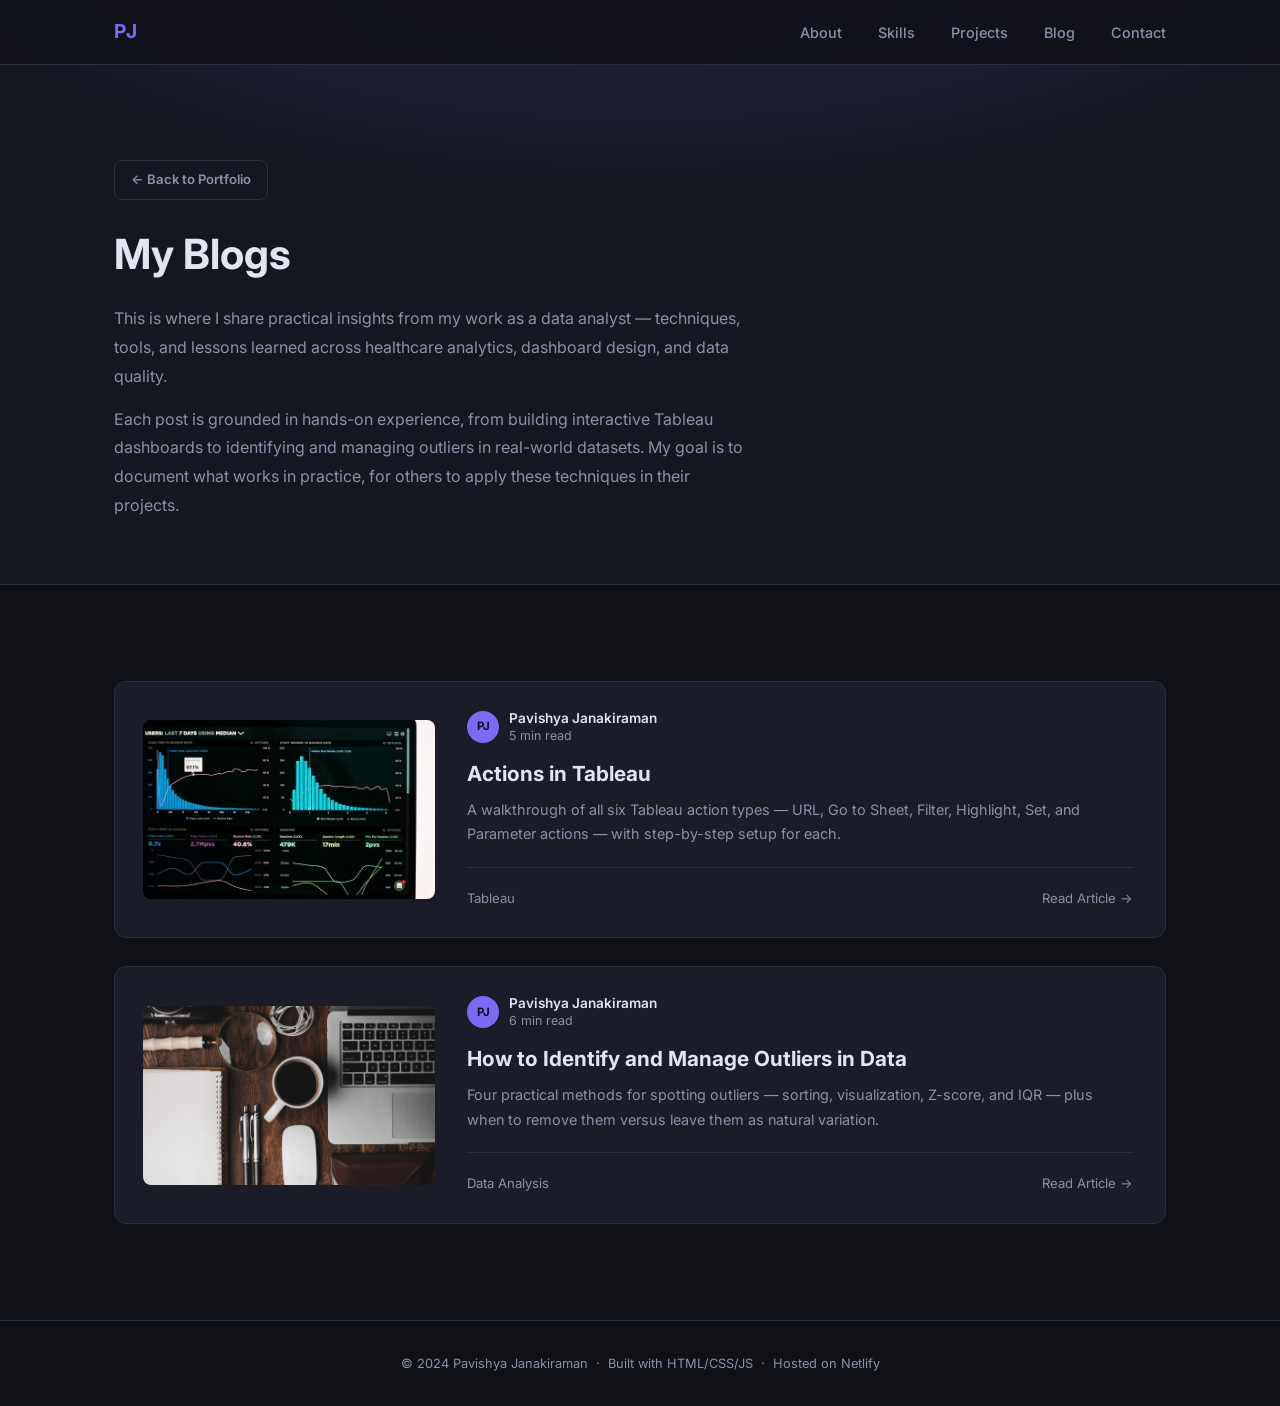
<file: blog.html>
<!DOCTYPE html>
<html lang="en">
<head>
  <meta charset="UTF-8" />
  <meta name="viewport" content="width=device-width, initial-scale=1.0" />
  <title>My Blogs | Pavishya Janakiraman</title>
  <link rel="stylesheet" href="css/style.css" />
  <link rel="preconnect" href="https://fonts.googleapis.com" />
  <link href="https://fonts.googleapis.com/css2?family=Inter:wght@300;400;500;600;700&display=swap" rel="stylesheet" />
</head>
<body>

  <!-- ── NAV ── -->
  <nav class="nav" id="nav">
    <div class="nav__inner">
      <a href="index.html"><span class="nav__logo">PJ</span></a>
      <ul class="nav__links" id="navLinks">
        <li><a href="index.html#about">About</a></li>
        <li><a href="index.html#skills">Skills</a></li>
        <li><a href="index.html#projects">Projects</a></li>
        <li><a href="blog.html">Blog</a></li>
        <li><a href="index.html#contact">Contact</a></li>
      </ul>
      <button class="nav__hamburger" id="hamburger" aria-label="Toggle menu">
        <span></span><span></span><span></span>
      </button>
    </div>
  </nav>

  <!-- ── HERO ── -->
  <header class="blog-hero">
    <div class="blog-hero__inner">
      <div class="blog-hero__text">
        <div class="blog-hero__back">
          <a href="index.html" class="btn btn--ghost btn--small">← Back to Portfolio</a>
        </div>
        <h1>My Blogs</h1>
        <p>
          This is where I share practical insights from my work as a data analyst —
          techniques, tools, and lessons learned across healthcare analytics, dashboard
          design, and data quality.
        </p>
        <p>
          Each post is grounded in hands-on experience, from building interactive Tableau
          dashboards to identifying and managing outliers in real-world datasets. My goal
          is to document what works in practice, for others to apply these techniques in
          their projects.
        </p>
      </div>
    </div>
  </header>

  <!-- ── BLOG LIST ── -->
  <section class="section">
    <div class="container blog__list">

      <a href="blog-actions-in-tableau.html" class="blog-post">
        <img src="assets/images/blog/tableau-actions-hero.jpg" alt="Laptop screen showing an interactive analytics dashboard with charts and KPIs" class="blog-post__image" />
        <div class="blog-post__body">
          <div class="blog-post__meta">
            <span class="blog-post__avatar">PJ</span>
            <div class="blog-post__byline">
              <div class="blog-post__author">Pavishya Janakiraman</div>
              <div class="blog-post__readtime">5 min read</div>
            </div>
          </div>
          <h3 class="blog-post__title">Actions in Tableau</h3>
          <p class="blog-post__excerpt">
            A walkthrough of all six Tableau action types — URL, Go to Sheet, Filter, Highlight,
            Set, and Parameter actions — with step-by-step setup for each.
          </p>
          <div class="blog-post__footer">
            <span>Tableau</span>
            <span>Read Article →</span>
          </div>
        </div>
      </a>

      <a href="blog-managing-outliers.html" class="blog-post">
        <img src="assets/images/blog/outliers-hero.jpg" alt="Desk flatlay with a magnifying glass, notebook, and laptop, evoking data investigation" class="blog-post__image" />
        <div class="blog-post__body">
          <div class="blog-post__meta">
            <span class="blog-post__avatar">PJ</span>
            <div class="blog-post__byline">
              <div class="blog-post__author">Pavishya Janakiraman</div>
              <div class="blog-post__readtime">6 min read</div>
            </div>
          </div>
          <h3 class="blog-post__title">How to Identify and Manage Outliers in Data</h3>
          <p class="blog-post__excerpt">
            Four practical methods for spotting outliers — sorting, visualization, Z-score, and
            IQR — plus when to remove them versus leave them as natural variation.
          </p>
          <div class="blog-post__footer">
            <span>Data Analysis</span>
            <span>Read Article →</span>
          </div>
        </div>
      </a>

    </div>
  </section>

  <!-- ── FOOTER ── -->
  <footer class="footer">
    <p>© 2024 Pavishya Janakiraman &nbsp;·&nbsp; Built with HTML/CSS/JS &nbsp;·&nbsp; Hosted on Netlify</p>
  </footer>

  <script src="js/main.js"></script>
</body>
</html>
</file>
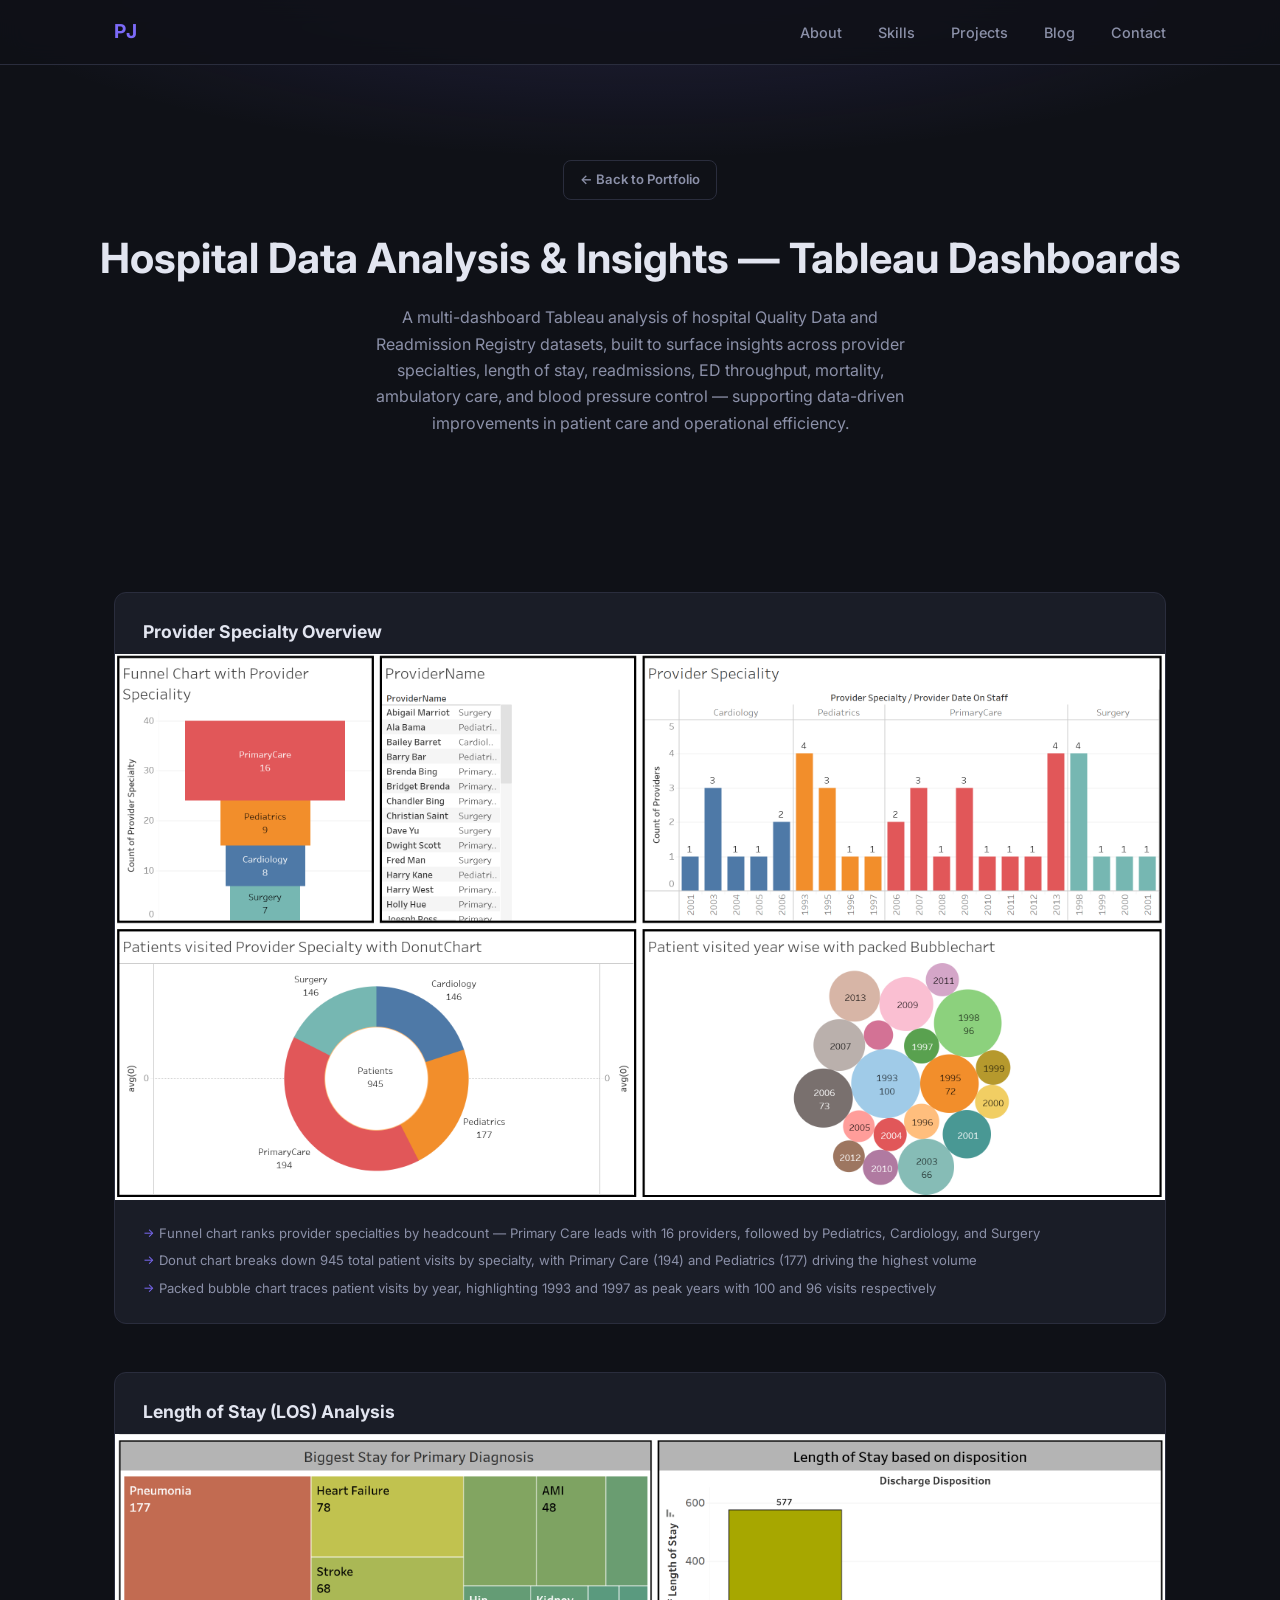
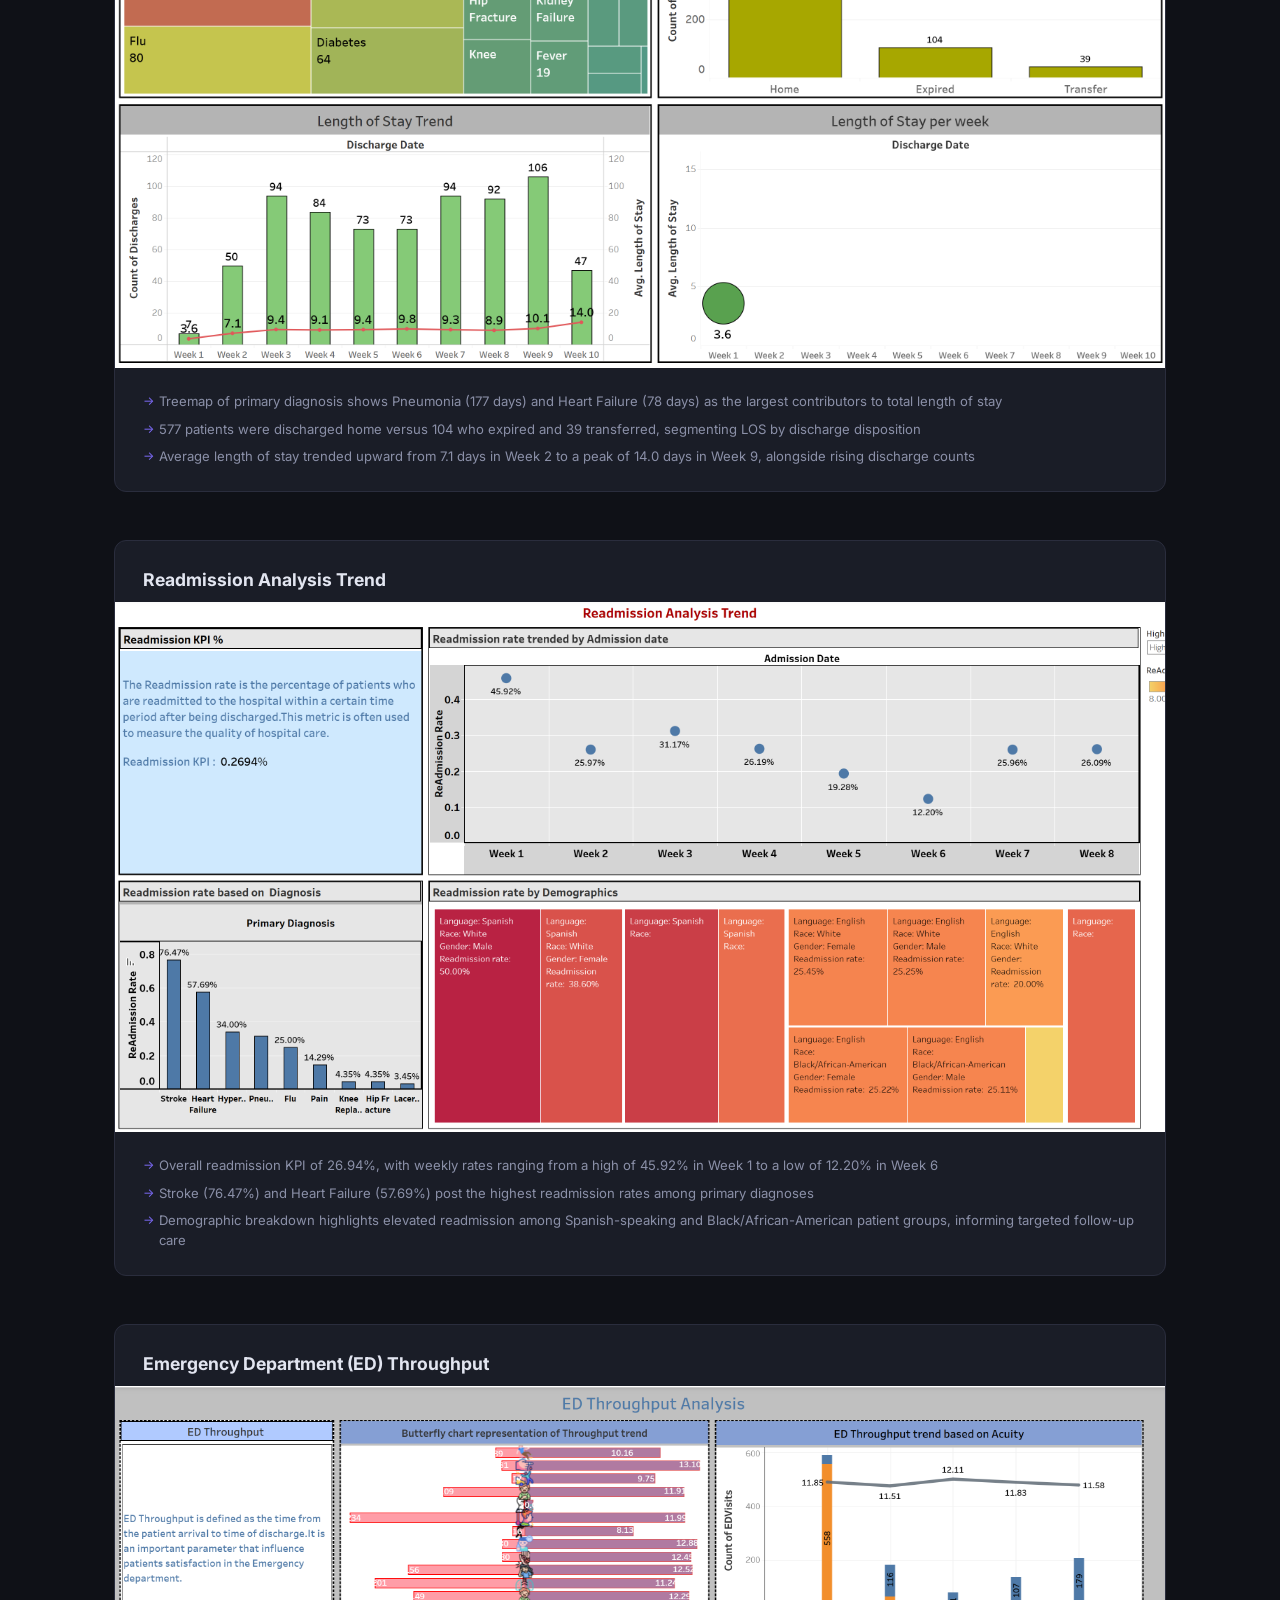
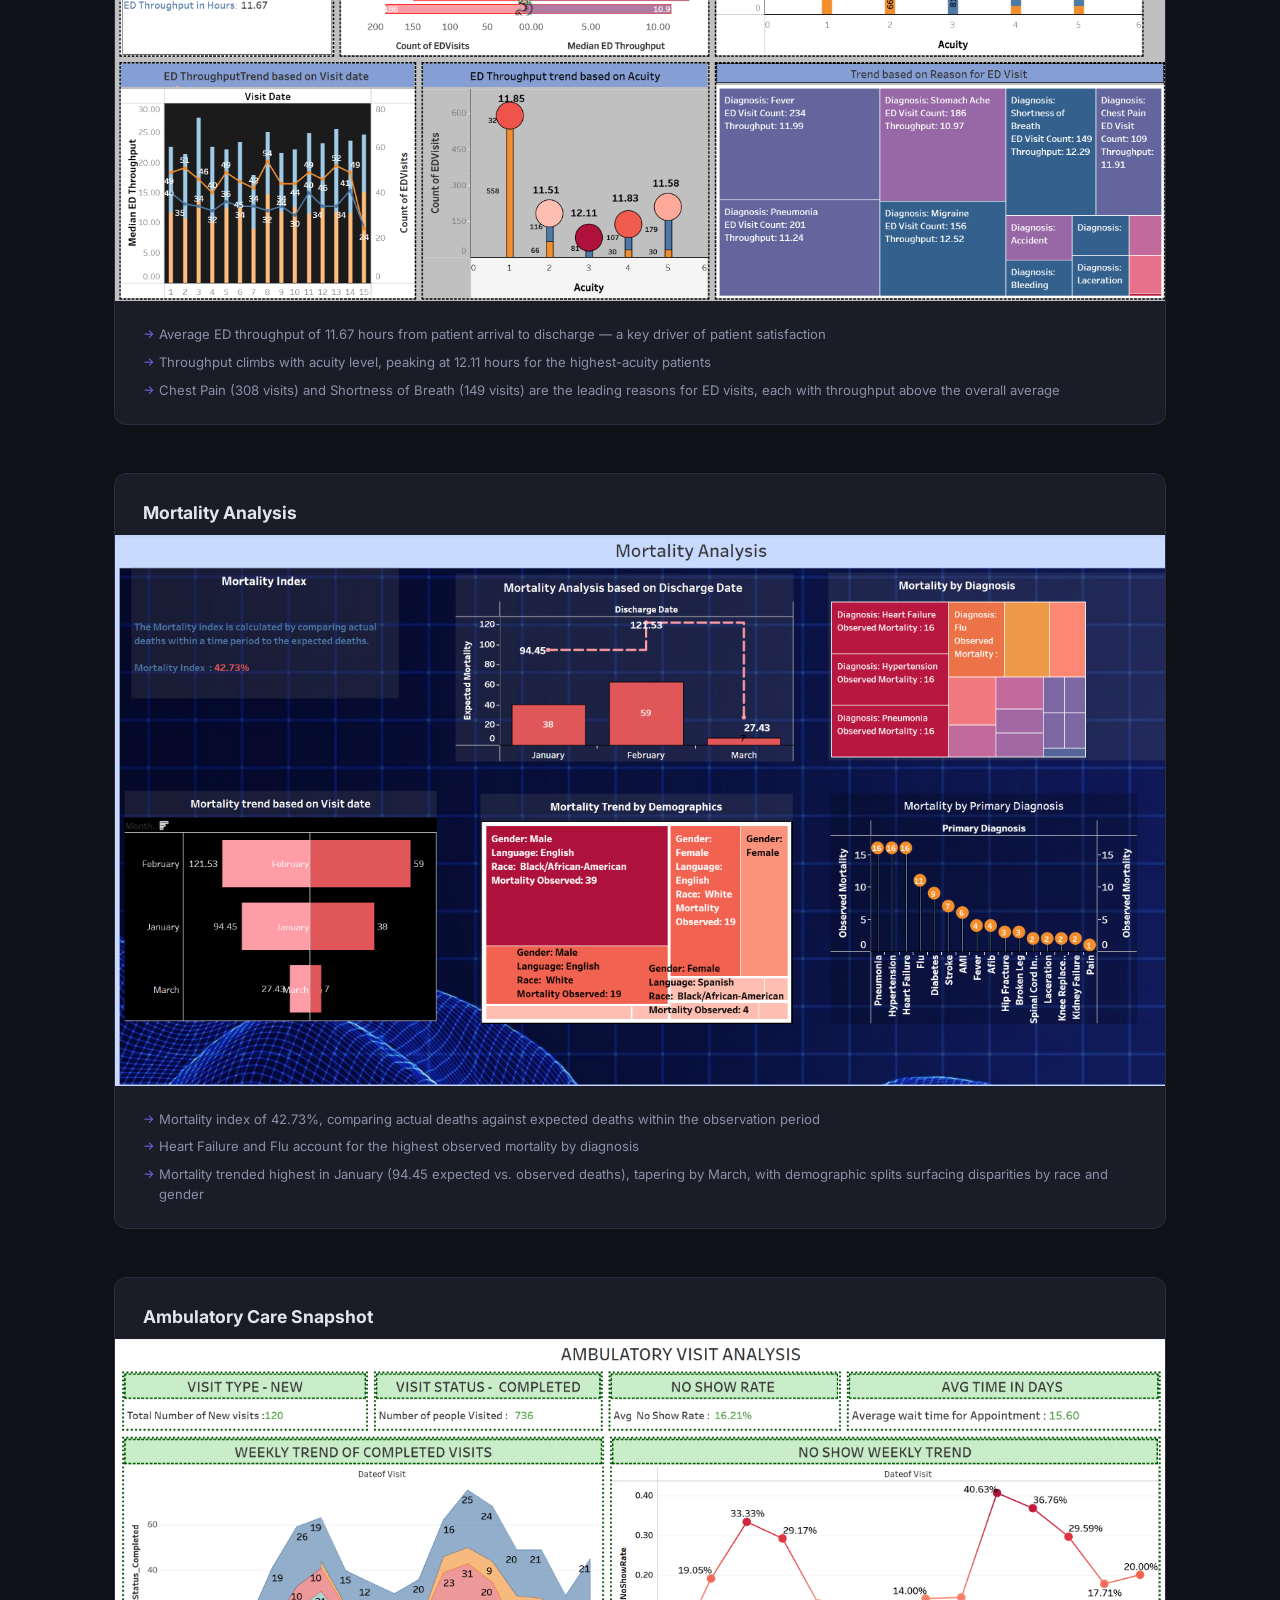
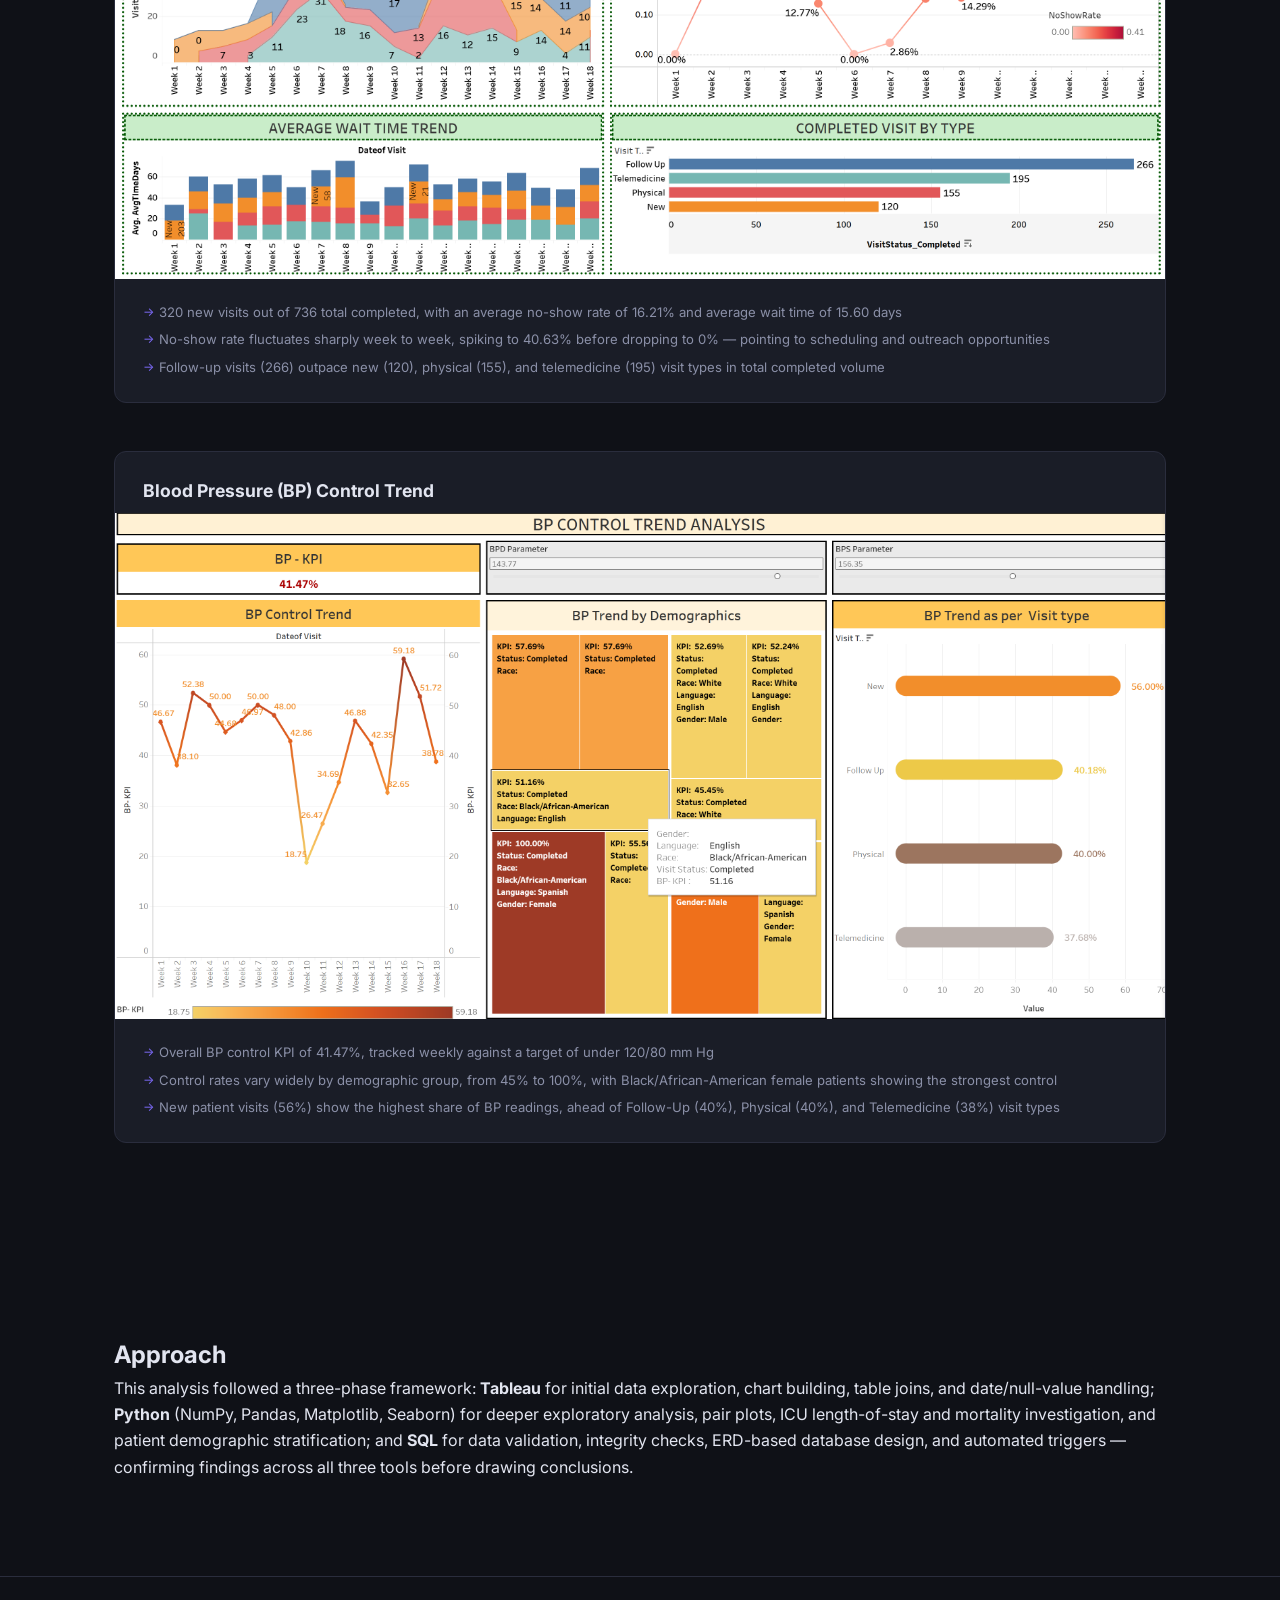
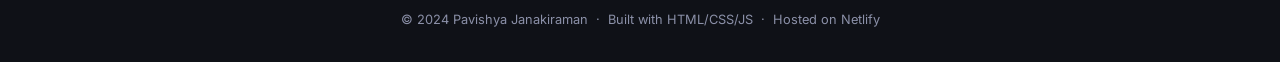
<file: dashboard-gallery.html>
<!DOCTYPE html>
<html lang="en">
<head>
  <meta charset="UTF-8" />
  <meta name="viewport" content="width=device-width, initial-scale=1.0" />
  <title>Hospital Data Analysis &amp; Insights — Tableau Dashboards | Pavishya Janakiraman</title>
  <link rel="stylesheet" href="css/style.css" />
  <link rel="preconnect" href="https://fonts.googleapis.com" />
  <link href="https://fonts.googleapis.com/css2?family=Inter:wght@300;400;500;600;700&display=swap" rel="stylesheet" />
</head>
<body>

  <!-- ── NAV ── -->
  <nav class="nav" id="nav">
    <div class="nav__inner">
      <a href="index.html"><span class="nav__logo">PJ</span></a>
      <ul class="nav__links" id="navLinks">
        <li><a href="index.html#about">About</a></li>
        <li><a href="index.html#skills">Skills</a></li>
        <li><a href="index.html#projects">Projects</a></li>
        <li><a href="blog.html">Blog</a></li>
        <li><a href="index.html#contact">Contact</a></li>
      </ul>
      <button class="nav__hamburger" id="hamburger" aria-label="Toggle menu">
        <span></span><span></span><span></span>
      </button>
    </div>
  </nav>

  <!-- ── HEADER ── -->
  <header class="gallery-header">
    <div class="gallery-header__back">
      <a href="index.html#projects" class="btn btn--ghost btn--small">← Back to Portfolio</a>
    </div>
    <h1>Hospital Data Analysis &amp; Insights — Tableau Dashboards</h1>
    <p>
      A multi-dashboard Tableau analysis of hospital Quality Data and Readmission Registry datasets,
      built to surface insights across provider specialties, length of stay, readmissions, ED throughput,
      mortality, ambulatory care, and blood pressure control — supporting data-driven improvements in
      patient care and operational efficiency.
    </p>
  </header>

  <!-- ── GALLERY ── -->
  <section class="section">
    <div class="container gallery__list">

      <div class="project-card">
        <div class="project-card__header">
          <h3 class="project-card__title">Provider Specialty Overview</h3>
        </div>
        <img src="assets/images/tableau/provider-specialty.png" alt="Tableau dashboard showing provider specialty distribution via funnel chart, bar chart, donut chart, and packed bubble chart by visit year" class="project-card__image" />
        <div class="project-card__body">
          <ul class="project-card__bullets">
            <li>Funnel chart ranks provider specialties by headcount — Primary Care leads with 16 providers, followed by Pediatrics, Cardiology, and Surgery</li>
            <li>Donut chart breaks down 945 total patient visits by specialty, with Primary Care (194) and Pediatrics (177) driving the highest volume</li>
            <li>Packed bubble chart traces patient visits by year, highlighting 1993 and 1997 as peak years with 100 and 96 visits respectively</li>
          </ul>
        </div>
      </div>

      <div class="project-card">
        <div class="project-card__header">
          <h3 class="project-card__title">Length of Stay (LOS) Analysis</h3>
        </div>
        <img src="assets/images/tableau/length-of-stay.png" alt="Tableau dashboard showing length of stay by primary diagnosis, discharge disposition, and weekly trend" class="project-card__image" />
        <div class="project-card__body">
          <ul class="project-card__bullets">
            <li>Treemap of primary diagnosis shows Pneumonia (177 days) and Heart Failure (78 days) as the largest contributors to total length of stay</li>
            <li>577 patients were discharged home versus 104 who expired and 39 transferred, segmenting LOS by discharge disposition</li>
            <li>Average length of stay trended upward from 7.1 days in Week 2 to a peak of 14.0 days in Week 9, alongside rising discharge counts</li>
          </ul>
        </div>
      </div>

      <div class="project-card">
        <div class="project-card__header">
          <h3 class="project-card__title">Readmission Analysis Trend</h3>
        </div>
        <img src="assets/images/tableau/readmission-analysis.png" alt="Tableau dashboard showing readmission rate trend, readmission by primary diagnosis, and readmission by demographics" class="project-card__image" />
        <div class="project-card__body">
          <ul class="project-card__bullets">
            <li>Overall readmission KPI of 26.94%, with weekly rates ranging from a high of 45.92% in Week 1 to a low of 12.20% in Week 6</li>
            <li>Stroke (76.47%) and Heart Failure (57.69%) post the highest readmission rates among primary diagnoses</li>
            <li>Demographic breakdown highlights elevated readmission among Spanish-speaking and Black/African-American patient groups, informing targeted follow-up care</li>
          </ul>
        </div>
      </div>

      <div class="project-card">
        <div class="project-card__header">
          <h3 class="project-card__title">Emergency Department (ED) Throughput</h3>
        </div>
        <img src="assets/images/tableau/ed-throughput.png" alt="Tableau dashboard showing emergency department throughput trend by acuity, visit date, and reason for visit" class="project-card__image" />
        <div class="project-card__body">
          <ul class="project-card__bullets">
            <li>Average ED throughput of 11.67 hours from patient arrival to discharge — a key driver of patient satisfaction</li>
            <li>Throughput climbs with acuity level, peaking at 12.11 hours for the highest-acuity patients</li>
            <li>Chest Pain (308 visits) and Shortness of Breath (149 visits) are the leading reasons for ED visits, each with throughput above the overall average</li>
          </ul>
        </div>
      </div>

      <div class="project-card">
        <div class="project-card__header">
          <h3 class="project-card__title">Mortality Analysis</h3>
        </div>
        <img src="assets/images/tableau/mortality-analysis.png" alt="Tableau dashboard showing mortality index, mortality by discharge date, diagnosis, and demographics" class="project-card__image" />
        <div class="project-card__body">
          <ul class="project-card__bullets">
            <li>Mortality index of 42.73%, comparing actual deaths against expected deaths within the observation period</li>
            <li>Heart Failure and Flu account for the highest observed mortality by diagnosis</li>
            <li>Mortality trended highest in January (94.45 expected vs. observed deaths), tapering by March, with demographic splits surfacing disparities by race and gender</li>
          </ul>
        </div>
      </div>

      <div class="project-card">
        <div class="project-card__header">
          <h3 class="project-card__title">Ambulatory Care Snapshot</h3>
        </div>
        <img src="assets/images/tableau/ambulatory-visit.png" alt="Tableau dashboard showing ambulatory visit analysis including no-show rate, wait time trend, and visit type breakdown" class="project-card__image" />
        <div class="project-card__body">
          <ul class="project-card__bullets">
            <li>320 new visits out of 736 total completed, with an average no-show rate of 16.21% and average wait time of 15.60 days</li>
            <li>No-show rate fluctuates sharply week to week, spiking to 40.63% before dropping to 0% — pointing to scheduling and outreach opportunities</li>
            <li>Follow-up visits (266) outpace new (120), physical (155), and telemedicine (195) visit types in total completed volume</li>
          </ul>
        </div>
      </div>

      <div class="project-card">
        <div class="project-card__header">
          <h3 class="project-card__title">Blood Pressure (BP) Control Trend</h3>
        </div>
        <img src="assets/images/tableau/bp-control-trend.png" alt="Tableau dashboard showing blood pressure control trend, BP by demographics, and BP by visit type" class="project-card__image" />
        <div class="project-card__body">
          <ul class="project-card__bullets">
            <li>Overall BP control KPI of 41.47%, tracked weekly against a target of under 120/80 mm Hg</li>
            <li>Control rates vary widely by demographic group, from 45% to 100%, with Black/African-American female patients showing the strongest control</li>
            <li>New patient visits (56%) show the highest share of BP readings, ahead of Follow-Up (40%), Physical (40%), and Telemedicine (38%) visit types</li>
          </ul>
        </div>
      </div>

    </div>
  </section>

  <!-- ── METHODOLOGY ── -->
  <section class="section">
    <div class="container">
      <h2>Approach</h2>
      <p>
        This analysis followed a three-phase framework: <strong>Tableau</strong> for initial data exploration,
        chart building, table joins, and date/null-value handling; <strong>Python</strong> (NumPy, Pandas,
        Matplotlib, Seaborn) for deeper exploratory analysis, pair plots, ICU length-of-stay and mortality
        investigation, and patient demographic stratification; and <strong>SQL</strong> for data validation,
        integrity checks, ERD-based database design, and automated triggers — confirming findings across all
        three tools before drawing conclusions.
      </p>
    </div>
  </section>

  <!-- ── FOOTER ── -->
  <footer class="footer">
    <p>© 2024 Pavishya Janakiraman &nbsp;·&nbsp; Built with HTML/CSS/JS &nbsp;·&nbsp; Hosted on Netlify</p>
  </footer>

  <script src="js/main.js"></script>
</body>
</html>
</file>
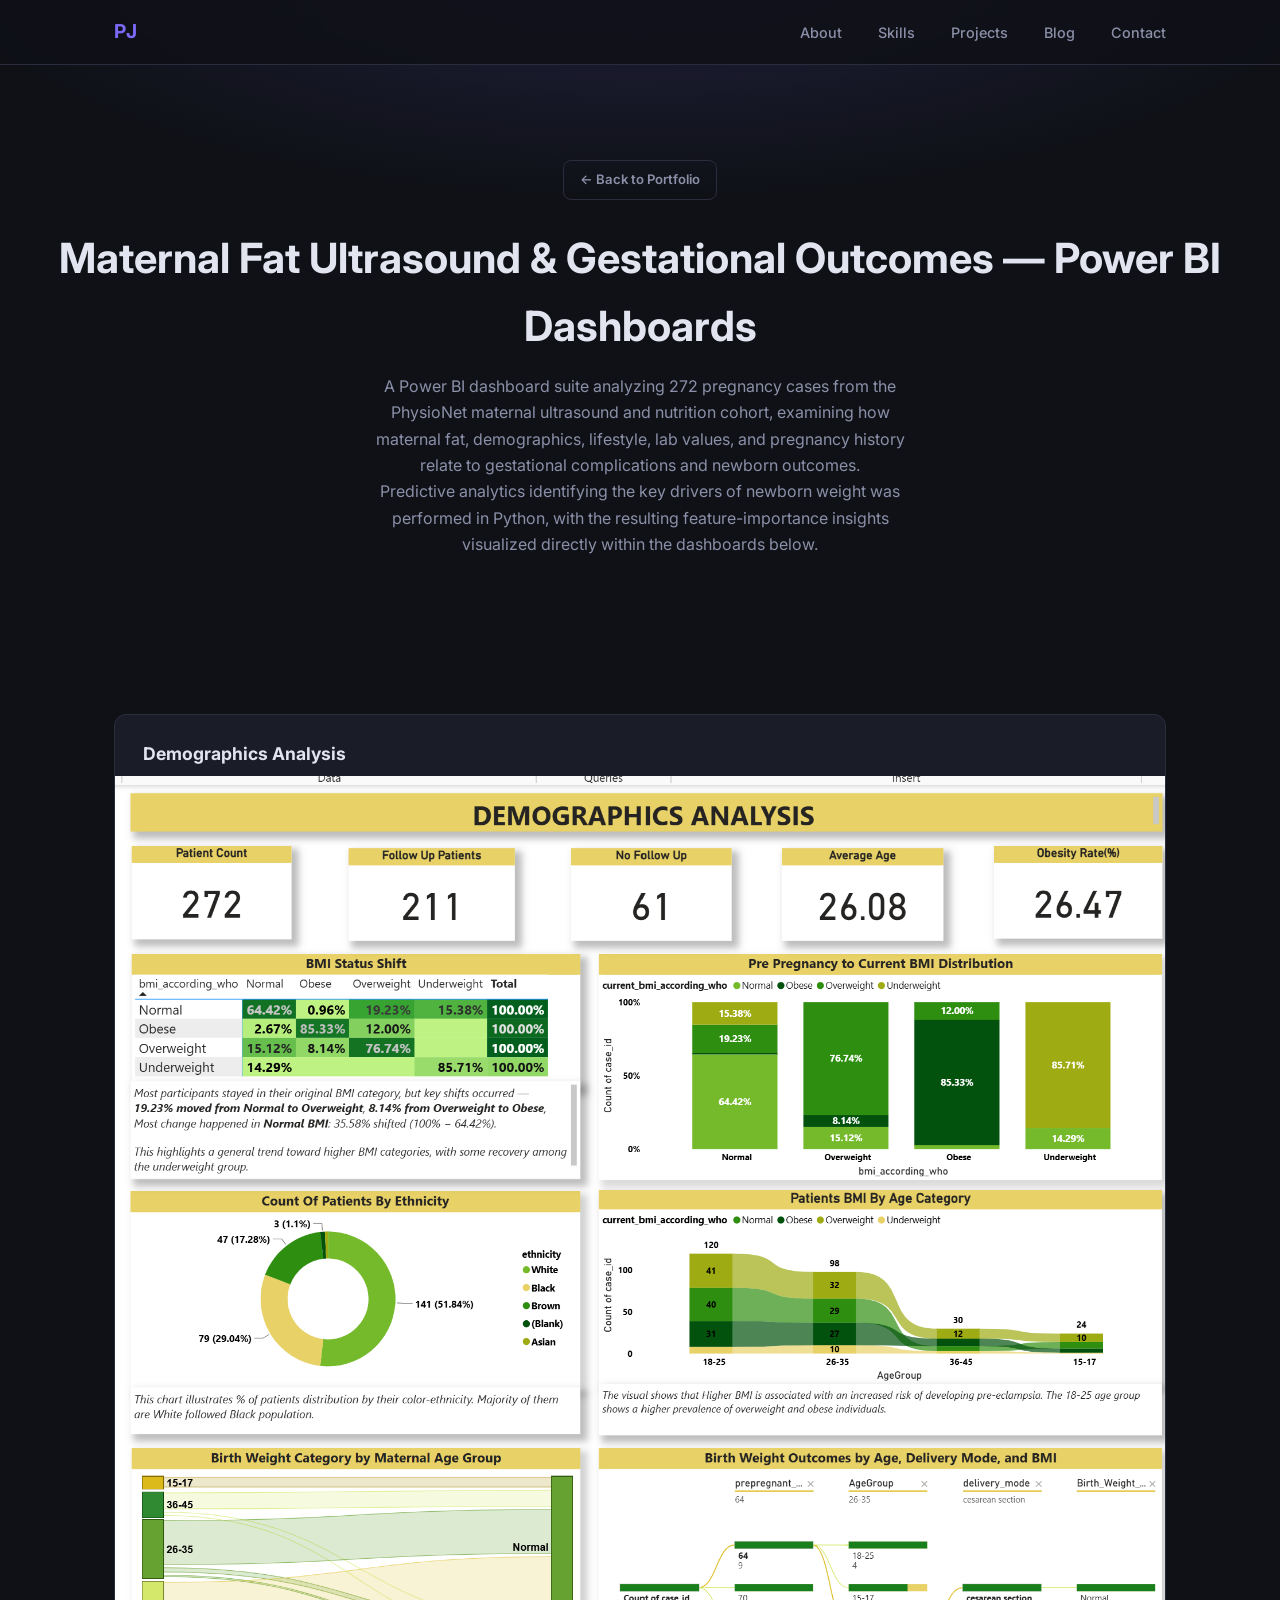
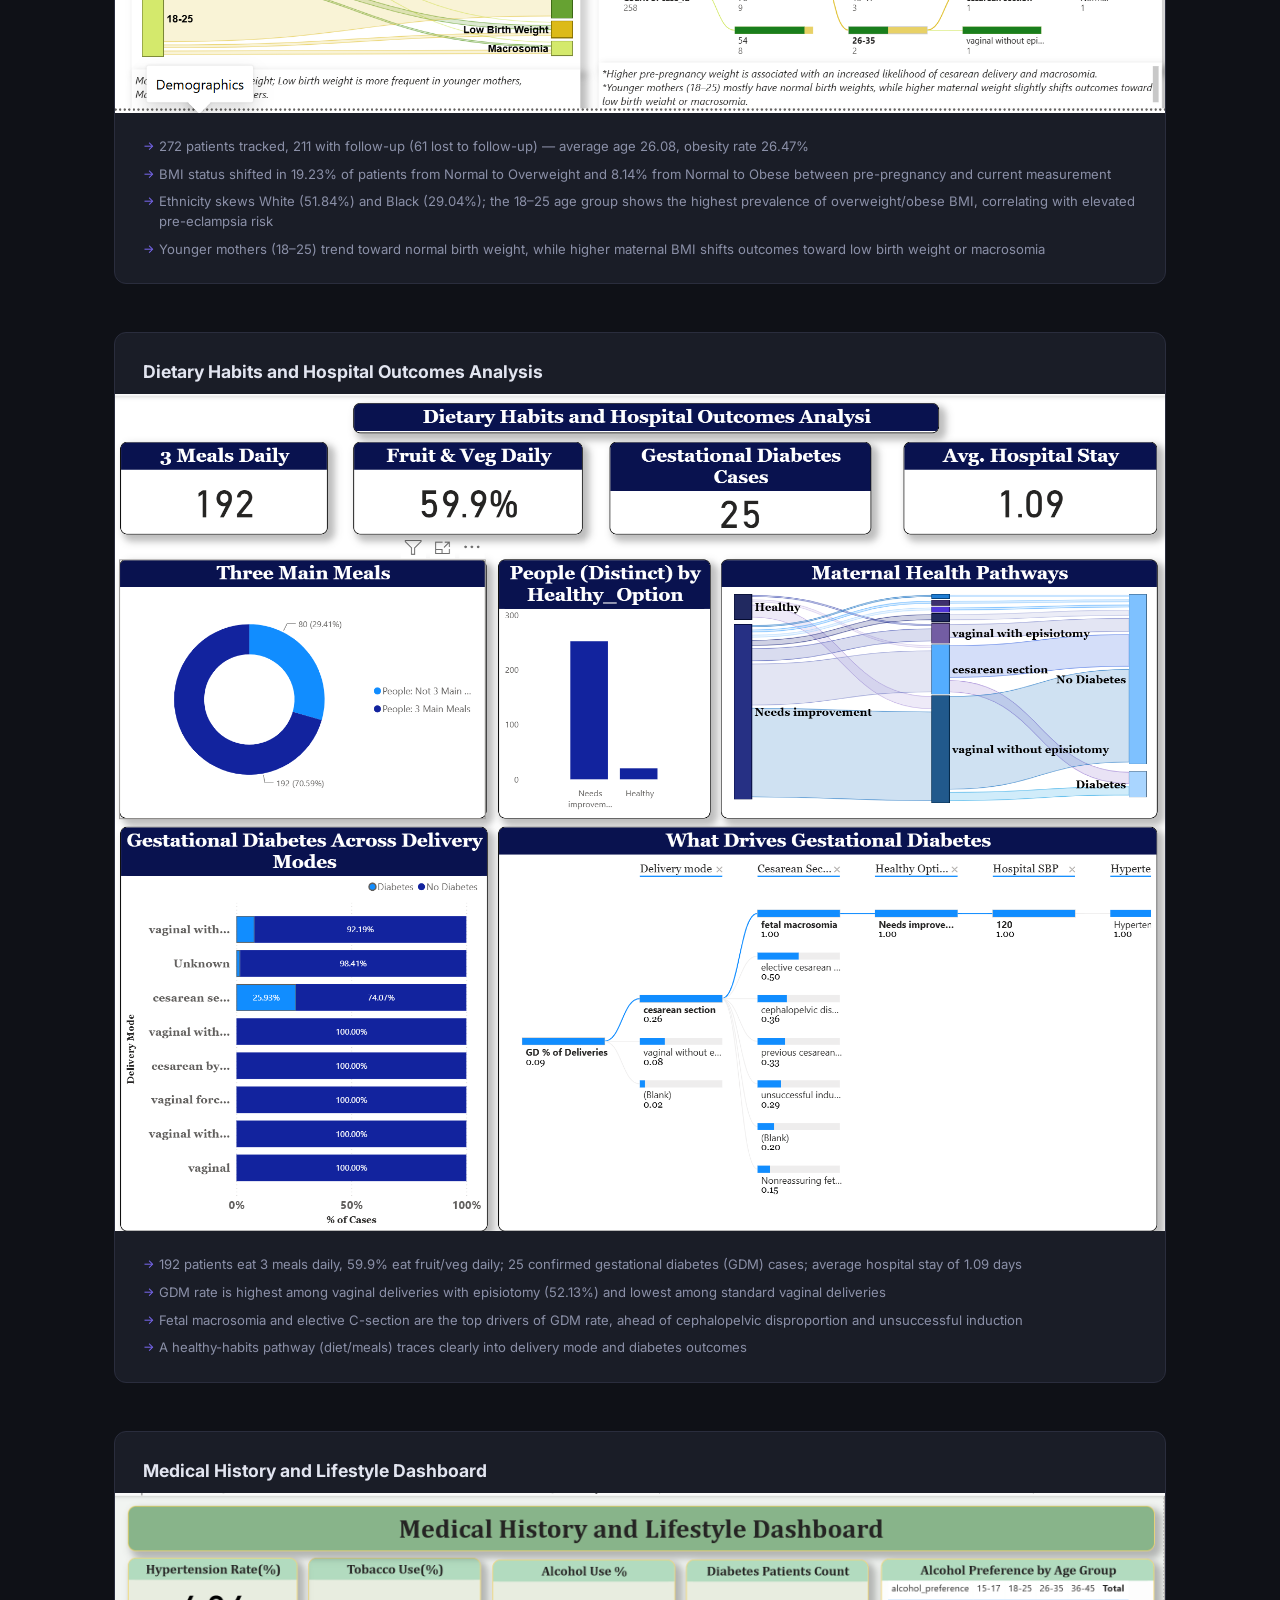
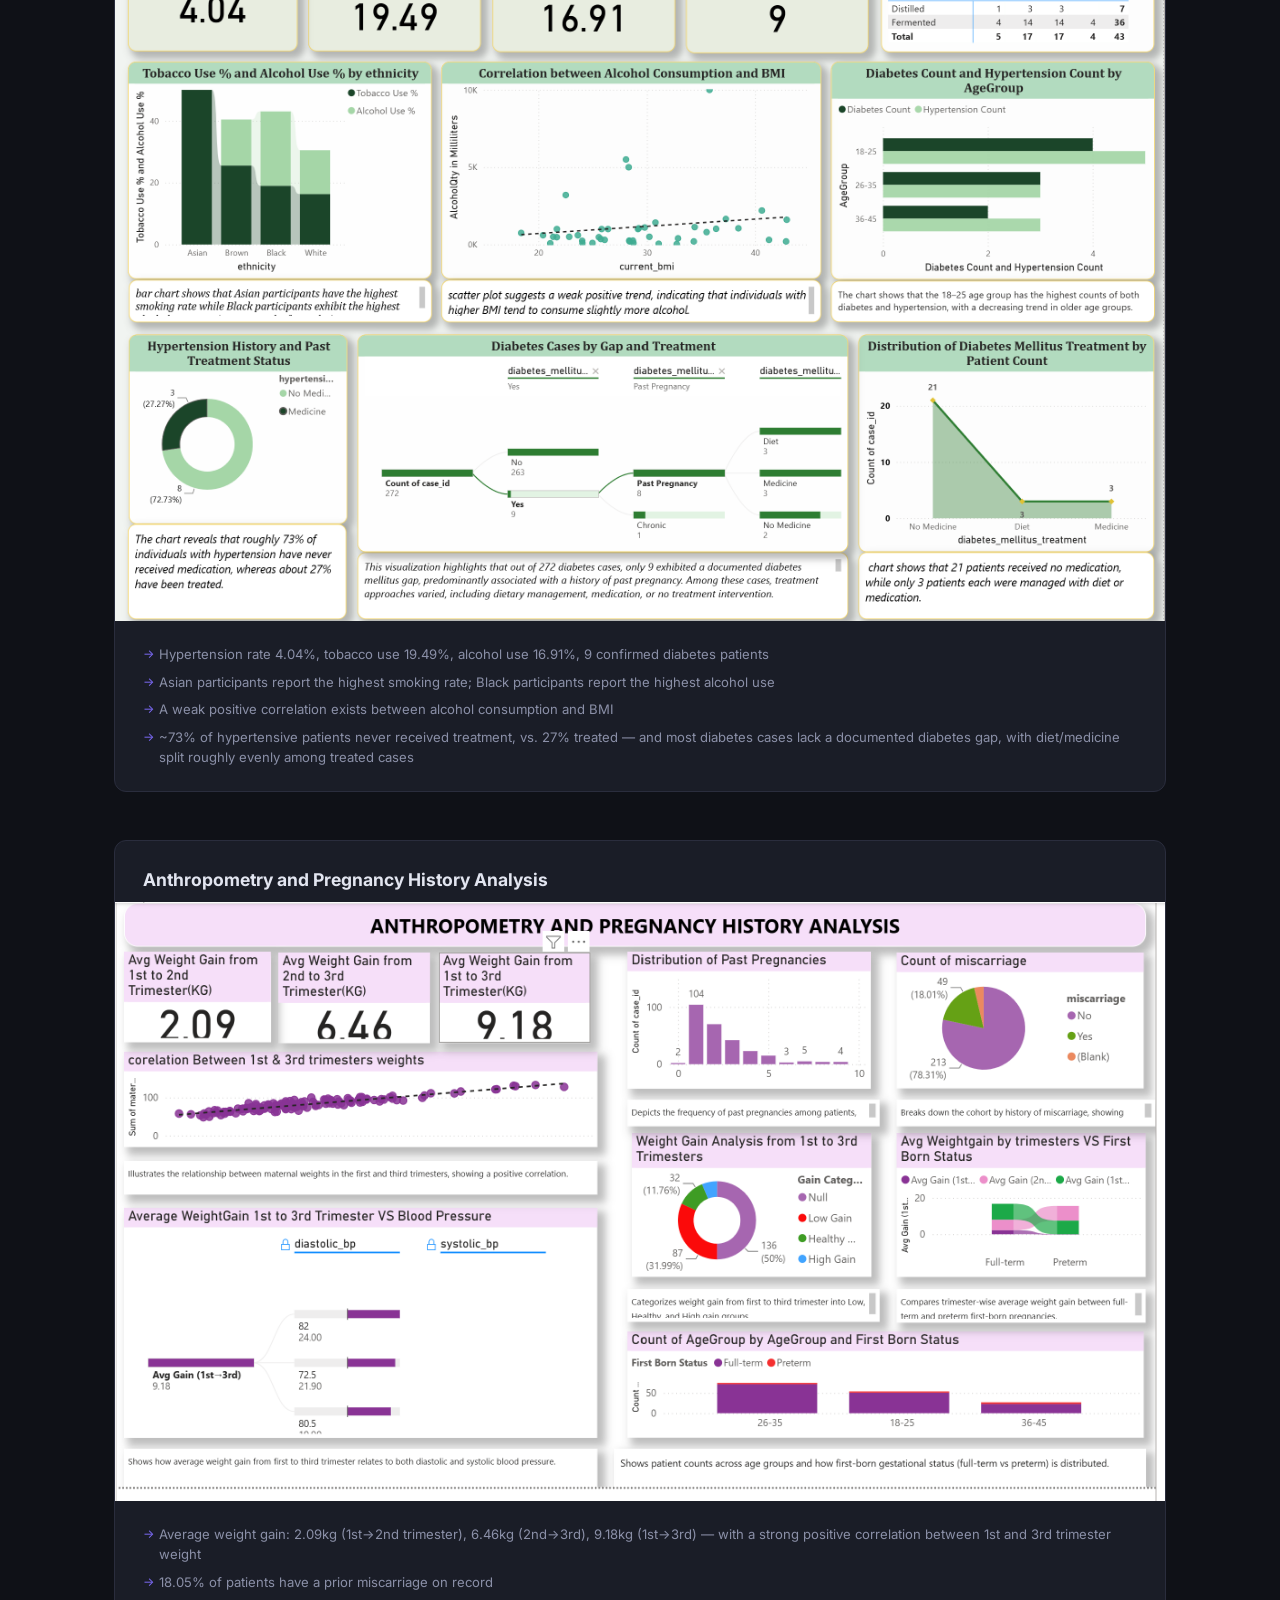
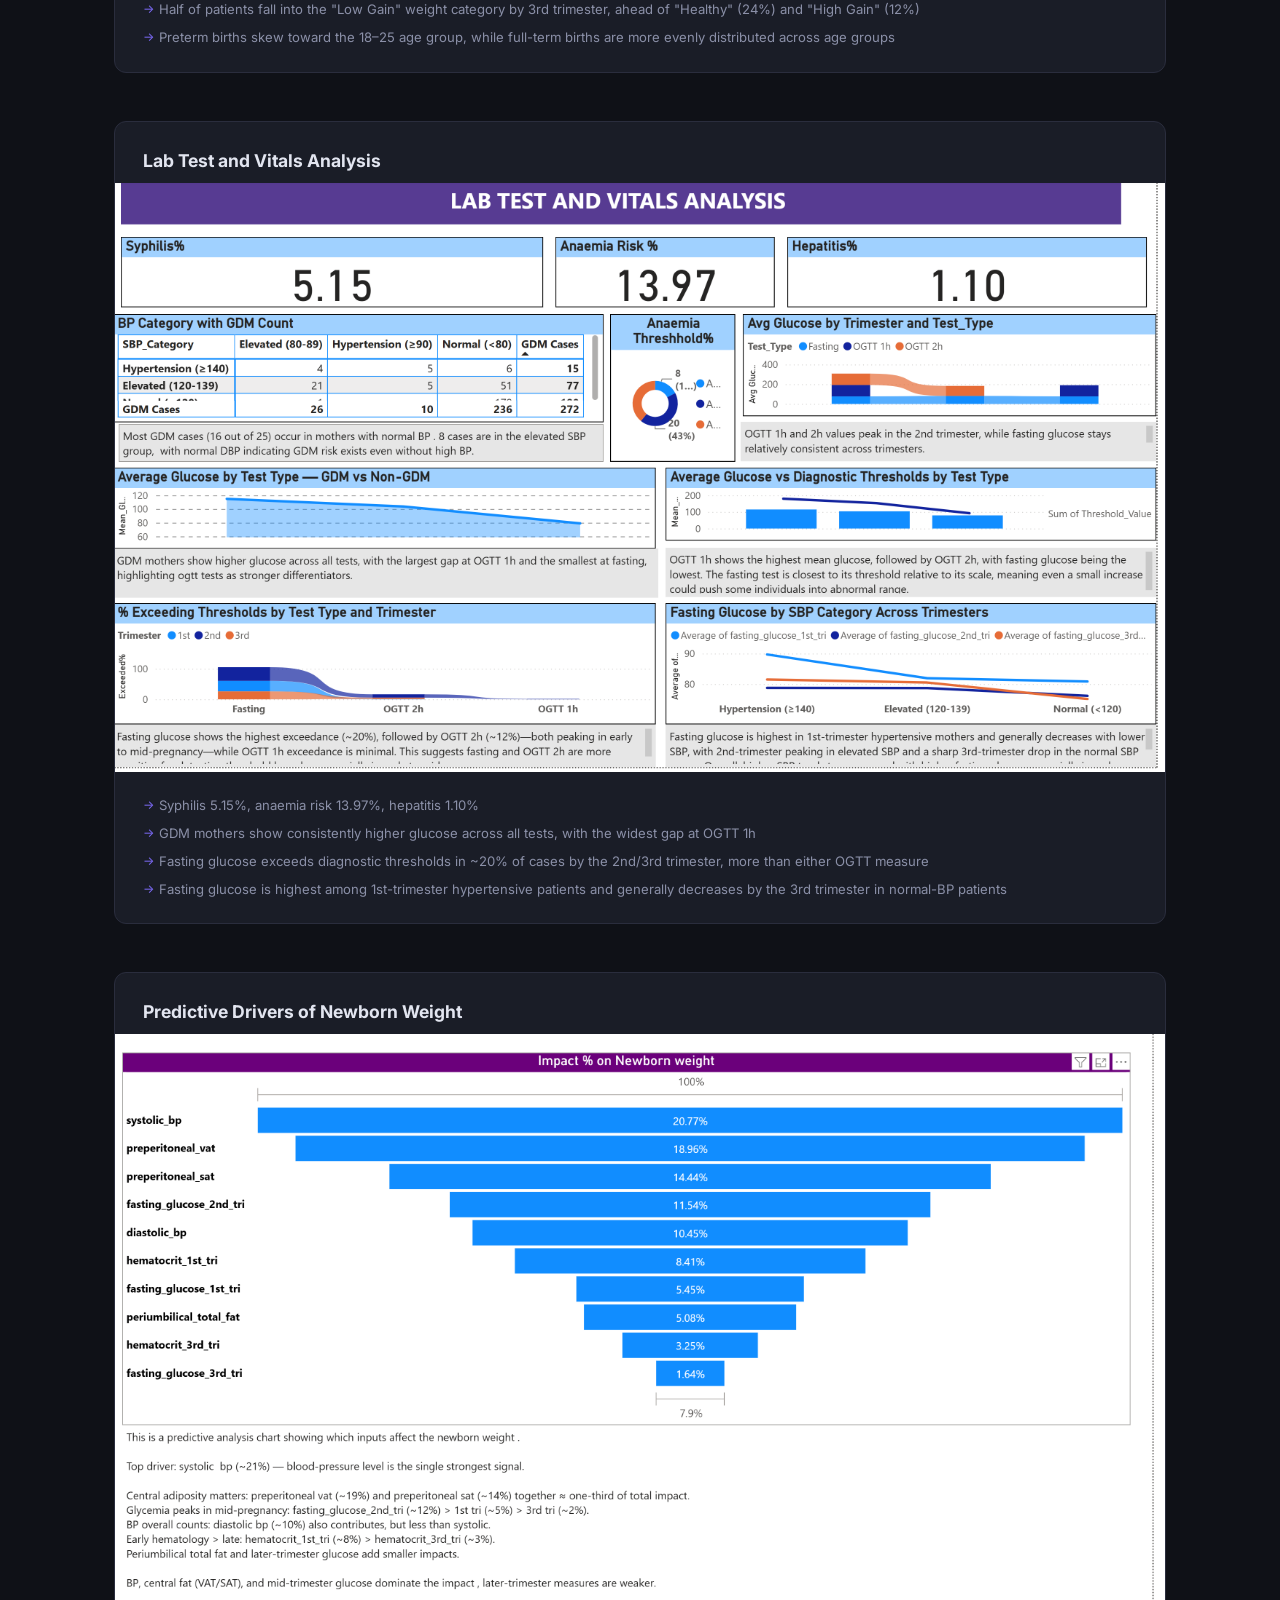
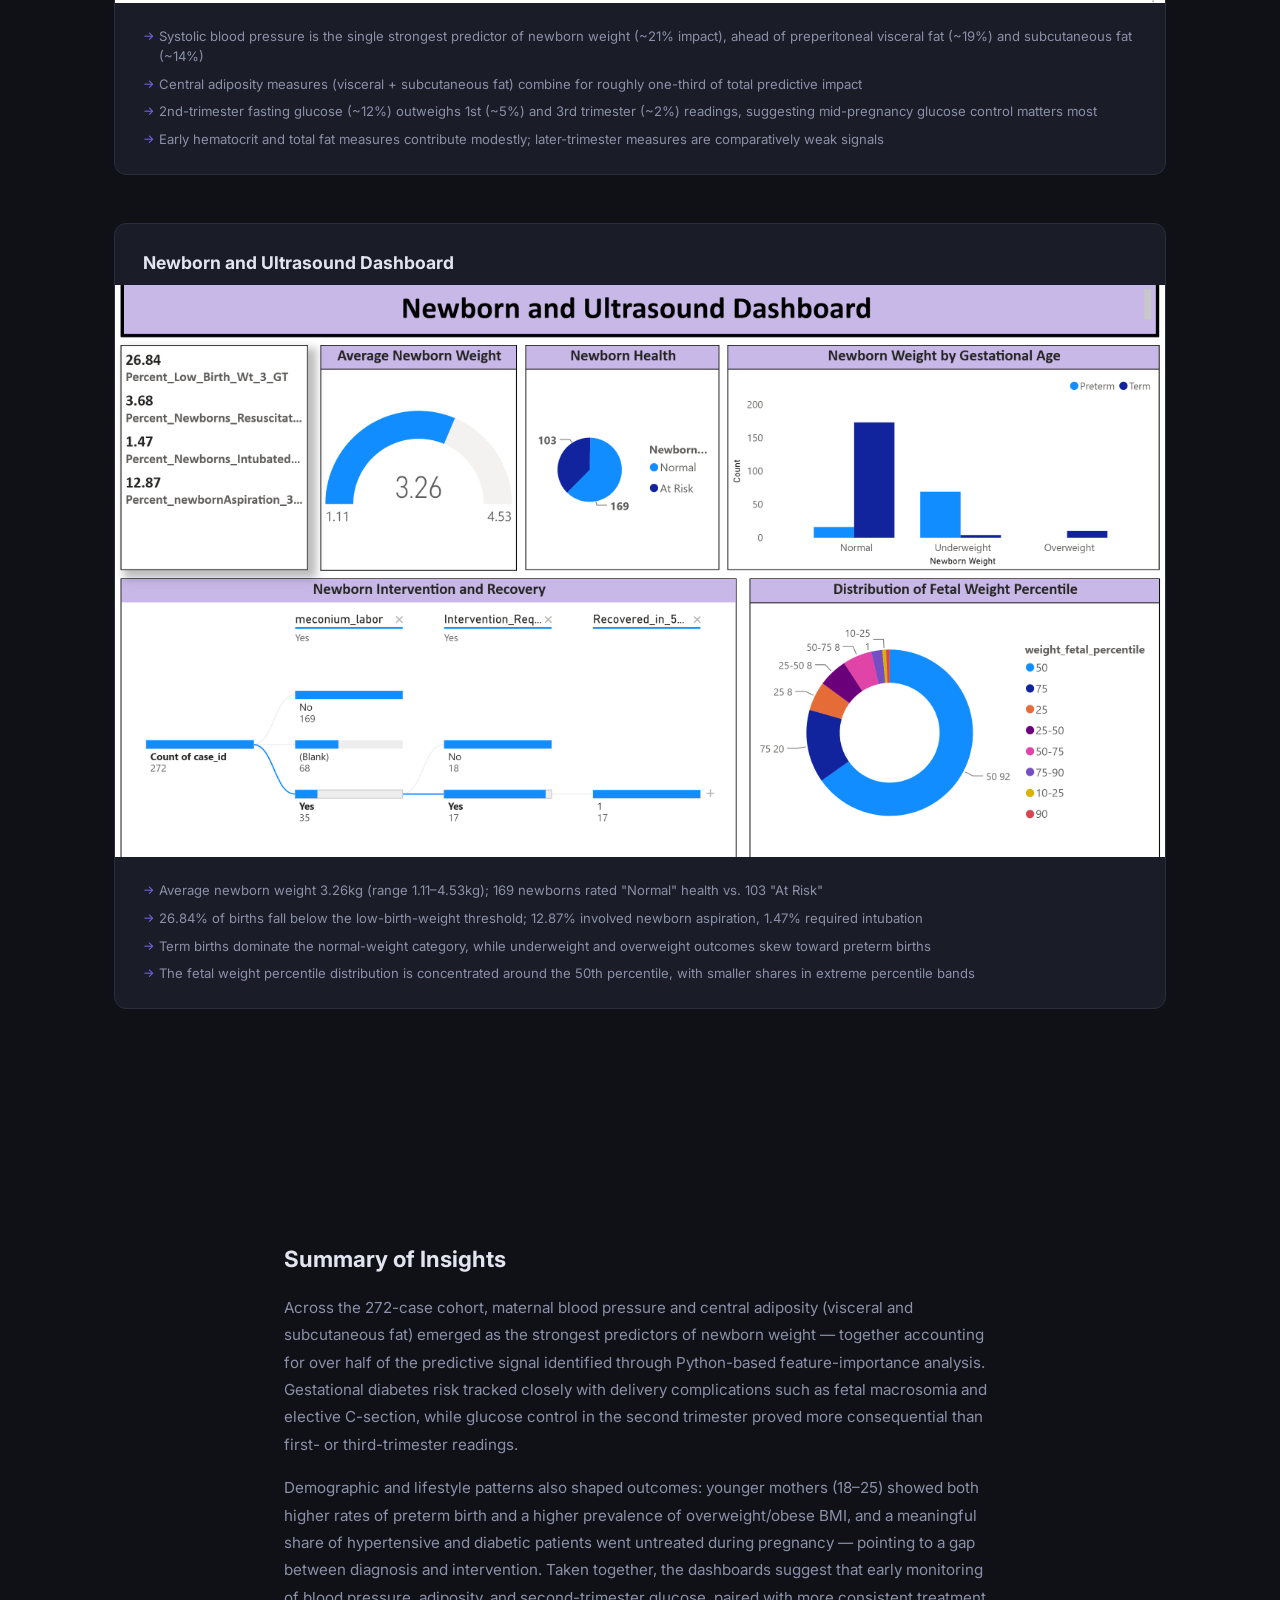
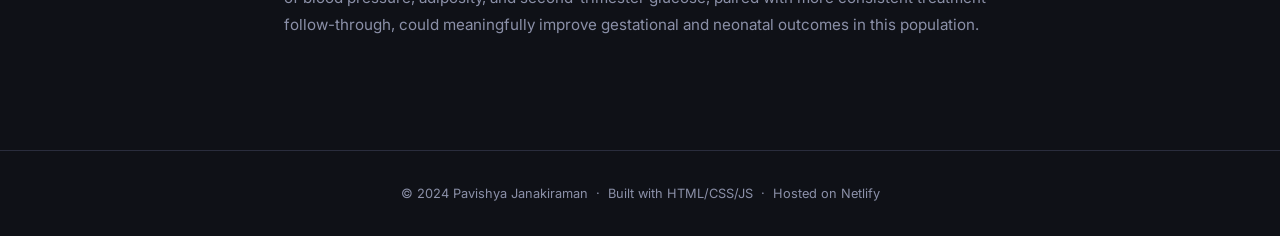
<file: maternal-health-gallery.html>
<!DOCTYPE html>
<html lang="en">
<head>
  <meta charset="UTF-8" />
  <meta name="viewport" content="width=device-width, initial-scale=1.0" />
  <title>Maternal Fat Ultrasound &amp; Gestational Outcomes — Power BI Dashboards | Pavishya Janakiraman</title>
  <link rel="stylesheet" href="css/style.css" />
  <link rel="preconnect" href="https://fonts.googleapis.com" />
  <link href="https://fonts.googleapis.com/css2?family=Inter:wght@300;400;500;600;700&display=swap" rel="stylesheet" />
</head>
<body>

  <!-- ── NAV ── -->
  <nav class="nav" id="nav">
    <div class="nav__inner">
      <a href="index.html"><span class="nav__logo">PJ</span></a>
      <ul class="nav__links" id="navLinks">
        <li><a href="index.html#about">About</a></li>
        <li><a href="index.html#skills">Skills</a></li>
        <li><a href="index.html#projects">Projects</a></li>
        <li><a href="blog.html">Blog</a></li>
        <li><a href="index.html#contact">Contact</a></li>
      </ul>
      <button class="nav__hamburger" id="hamburger" aria-label="Toggle menu">
        <span></span><span></span><span></span>
      </button>
    </div>
  </nav>

  <!-- ── HEADER ── -->
  <header class="gallery-header">
    <div class="gallery-header__back">
      <a href="index.html#projects" class="btn btn--ghost btn--small">← Back to Portfolio</a>
    </div>
    <h1>Maternal Fat Ultrasound &amp; Gestational Outcomes — Power BI Dashboards</h1>
    <p>
      A Power BI dashboard suite analyzing 272 pregnancy cases from the PhysioNet maternal
      ultrasound and nutrition cohort, examining how maternal fat, demographics, lifestyle,
      lab values, and pregnancy history relate to gestational complications and newborn outcomes.
    </p>
    <p>
      Predictive analytics identifying the key drivers of newborn weight was performed in
      Python, with the resulting feature-importance insights visualized directly within the
      dashboards below.
    </p>
  </header>

  <!-- ── GALLERY ── -->
  <section class="section">
    <div class="container gallery__list">

      <div class="project-card">
        <div class="project-card__header">
          <h3 class="project-card__title">Demographics Analysis</h3>
        </div>
        <img src="assets/images/maternal-health/demographics-analysis.png" alt="Power BI dashboard showing patient demographics, BMI status shift, ethnicity distribution, and birth weight outcomes" class="project-card__image" />
        <div class="project-card__body">
          <ul class="project-card__bullets">
            <li>272 patients tracked, 211 with follow-up (61 lost to follow-up) — average age 26.08, obesity rate 26.47%</li>
            <li>BMI status shifted in 19.23% of patients from Normal to Overweight and 8.14% from Normal to Obese between pre-pregnancy and current measurement</li>
            <li>Ethnicity skews White (51.84%) and Black (29.04%); the 18–25 age group shows the highest prevalence of overweight/obese BMI, correlating with elevated pre-eclampsia risk</li>
            <li>Younger mothers (18–25) trend toward normal birth weight, while higher maternal BMI shifts outcomes toward low birth weight or macrosomia</li>
          </ul>
        </div>
      </div>

      <div class="project-card">
        <div class="project-card__header">
          <h3 class="project-card__title">Dietary Habits and Hospital Outcomes Analysis</h3>
        </div>
        <img src="assets/images/maternal-health/dietary-hospital-outcomes.png" alt="Power BI dashboard showing dietary habits, gestational diabetes cases, and maternal health pathways" class="project-card__image" />
        <div class="project-card__body">
          <ul class="project-card__bullets">
            <li>192 patients eat 3 meals daily, 59.9% eat fruit/veg daily; 25 confirmed gestational diabetes (GDM) cases; average hospital stay of 1.09 days</li>
            <li>GDM rate is highest among vaginal deliveries with episiotomy (52.13%) and lowest among standard vaginal deliveries</li>
            <li>Fetal macrosomia and elective C-section are the top drivers of GDM rate, ahead of cephalopelvic disproportion and unsuccessful induction</li>
            <li>A healthy-habits pathway (diet/meals) traces clearly into delivery mode and diabetes outcomes</li>
          </ul>
        </div>
      </div>

      <div class="project-card">
        <div class="project-card__header">
          <h3 class="project-card__title">Medical History and Lifestyle Dashboard</h3>
        </div>
        <img src="assets/images/maternal-health/medical-history-lifestyle.png" alt="Power BI dashboard showing hypertension, tobacco, alcohol use, and diabetes treatment status" class="project-card__image" />
        <div class="project-card__body">
          <ul class="project-card__bullets">
            <li>Hypertension rate 4.04%, tobacco use 19.49%, alcohol use 16.91%, 9 confirmed diabetes patients</li>
            <li>Asian participants report the highest smoking rate; Black participants report the highest alcohol use</li>
            <li>A weak positive correlation exists between alcohol consumption and BMI</li>
            <li>~73% of hypertensive patients never received treatment, vs. 27% treated — and most diabetes cases lack a documented diabetes gap, with diet/medicine split roughly evenly among treated cases</li>
          </ul>
        </div>
      </div>

      <div class="project-card">
        <div class="project-card__header">
          <h3 class="project-card__title">Anthropometry and Pregnancy History Analysis</h3>
        </div>
        <img src="assets/images/maternal-health/anthropometry-pregnancy-history.png" alt="Power BI dashboard showing weight gain by trimester, miscarriage rate, and birth status by age group" class="project-card__image" />
        <div class="project-card__body">
          <ul class="project-card__bullets">
            <li>Average weight gain: 2.09kg (1st→2nd trimester), 6.46kg (2nd→3rd), 9.18kg (1st→3rd) — with a strong positive correlation between 1st and 3rd trimester weight</li>
            <li>18.05% of patients have a prior miscarriage on record</li>
            <li>Half of patients fall into the "Low Gain" weight category by 3rd trimester, ahead of "Healthy" (24%) and "High Gain" (12%)</li>
            <li>Preterm births skew toward the 18–25 age group, while full-term births are more evenly distributed across age groups</li>
          </ul>
        </div>
      </div>

      <div class="project-card">
        <div class="project-card__header">
          <h3 class="project-card__title">Lab Test and Vitals Analysis</h3>
        </div>
        <img src="assets/images/maternal-health/lab-test-vitals.png" alt="Power BI dashboard showing infectious disease screening rates and glucose levels by trimester" class="project-card__image" />
        <div class="project-card__body">
          <ul class="project-card__bullets">
            <li>Syphilis 5.15%, anaemia risk 13.97%, hepatitis 1.10%</li>
            <li>GDM mothers show consistently higher glucose across all tests, with the widest gap at OGTT 1h</li>
            <li>Fasting glucose exceeds diagnostic thresholds in ~20% of cases by the 2nd/3rd trimester, more than either OGTT measure</li>
            <li>Fasting glucose is highest among 1st-trimester hypertensive patients and generally decreases by the 3rd trimester in normal-BP patients</li>
          </ul>
        </div>
      </div>

      <div class="project-card">
        <div class="project-card__header">
          <h3 class="project-card__title">Predictive Drivers of Newborn Weight</h3>
        </div>
        <img src="assets/images/maternal-health/newborn-weight-drivers.png" alt="Power BI decomposition tree showing key inputs predicting newborn weight, led by systolic blood pressure" class="project-card__image" />
        <div class="project-card__body">
          <ul class="project-card__bullets">
            <li>Systolic blood pressure is the single strongest predictor of newborn weight (~21% impact), ahead of preperitoneal visceral fat (~19%) and subcutaneous fat (~14%)</li>
            <li>Central adiposity measures (visceral + subcutaneous fat) combine for roughly one-third of total predictive impact</li>
            <li>2nd-trimester fasting glucose (~12%) outweighs 1st (~5%) and 3rd trimester (~2%) readings, suggesting mid-pregnancy glucose control matters most</li>
            <li>Early hematocrit and total fat measures contribute modestly; later-trimester measures are comparatively weak signals</li>
          </ul>
        </div>
      </div>

      <div class="project-card">
        <div class="project-card__header">
          <h3 class="project-card__title">Newborn and Ultrasound Dashboard</h3>
        </div>
        <img src="assets/images/maternal-health/newborn-ultrasound.png" alt="Power BI dashboard showing newborn weight, health status, gestational age, and fetal weight percentile" class="project-card__image" />
        <div class="project-card__body">
          <ul class="project-card__bullets">
            <li>Average newborn weight 3.26kg (range 1.11–4.53kg); 169 newborns rated "Normal" health vs. 103 "At Risk"</li>
            <li>26.84% of births fall below the low-birth-weight threshold; 12.87% involved newborn aspiration, 1.47% required intubation</li>
            <li>Term births dominate the normal-weight category, while underweight and overweight outcomes skew toward preterm births</li>
            <li>The fetal weight percentile distribution is concentrated around the 50th percentile, with smaller shares in extreme percentile bands</li>
          </ul>
        </div>
      </div>

    </div>
  </section>

  <!-- ── CONCLUSION ── -->
  <section class="section">
    <div class="container article">
      <h2>Summary of Insights</h2>
      <p>
        Across the 272-case cohort, maternal blood pressure and central adiposity (visceral
        and subcutaneous fat) emerged as the strongest predictors of newborn weight —
        together accounting for over half of the predictive signal identified through
        Python-based feature-importance analysis. Gestational diabetes risk tracked closely
        with delivery complications such as fetal macrosomia and elective C-section, while
        glucose control in the second trimester proved more consequential than first- or
        third-trimester readings.
      </p>
      <p>
        Demographic and lifestyle patterns also shaped outcomes: younger mothers (18–25)
        showed both higher rates of preterm birth and a higher prevalence of
        overweight/obese BMI, and a meaningful share of hypertensive and diabetic patients
        went untreated during pregnancy — pointing to a gap between diagnosis and
        intervention. Taken together, the dashboards suggest that early monitoring of blood
        pressure, adiposity, and second-trimester glucose, paired with more consistent
        treatment follow-through, could meaningfully improve gestational and neonatal
        outcomes in this population.
      </p>
    </div>
  </section>

  <!-- ── FOOTER ── -->
  <footer class="footer">
    <p>© 2024 Pavishya Janakiraman &nbsp;·&nbsp; Built with HTML/CSS/JS &nbsp;·&nbsp; Hosted on Netlify</p>
  </footer>

  <script src="js/main.js"></script>
</body>
</html>
</file>
<file: css/style.css>
/* =====================================================
   Pavishya Portfolio — style.css
   Design: Clean dark-mode professional with colour-
   coded skill tags matching the tool ecosystem
   ===================================================== */

:root {
  --bg:          #0f1117;
  --bg-card:     #1a1d27;
  --bg-alt:      #141720;
  --border:      #2a2d3d;
  --text:        #e2e5f0;
  --text-muted:  #8b90a8;
  --accent:      #7c6af7;        /* purple — brand */
  --accent-soft: #a89af9;
  --bi:          #f2a553;        /* Power BI amber */
  --tableau:     #4e95d9;        /* Tableau blue */
  --sql:         #4ab07d;        /* SQL green */
  --python:      #f7cc56;        /* Python yellow */
  --qa:          #e27474;        /* QA/test red-ish */
  --other:       #8b90a8;        /* neutral */
  --health:      #e27474;
  --finance:     #4e95d9;
  --qa-domain:   #7c6af7;
  --radius:      12px;
  --shadow:      0 4px 24px rgba(0,0,0,0.35);
  --transition:  0.2s ease;
}

*, *::before, *::after { box-sizing: border-box; margin: 0; padding: 0; }

html { scroll-behavior: smooth; font-size: 16px; }

body {
  font-family: 'Inter', -apple-system, BlinkMacSystemFont, sans-serif;
  background: var(--bg);
  color: var(--text);
  line-height: 1.65;
  -webkit-font-smoothing: antialiased;
}

a { color: inherit; text-decoration: none; }
ul { list-style: none; }

/* ── CONTAINER ── */
.container {
  max-width: 1100px;
  margin: 0 auto;
  padding: 0 24px;
}

/* ── SECTION BASE ── */
.section {
  padding: 96px 0;
}
.section__title {
  font-size: 2rem;
  font-weight: 700;
  text-align: center;
  margin-bottom: 56px;
  position: relative;
}
.section__title::after {
  content: '';
  display: block;
  width: 48px;
  height: 3px;
  background: var(--accent);
  border-radius: 2px;
  margin: 12px auto 0;
}

/* ── NAV ── */
.nav {
  position: fixed;
  top: 0; left: 0; right: 0;
  z-index: 100;
  background: rgba(15, 17, 23, 0.88);
  backdrop-filter: blur(12px);
  border-bottom: 1px solid var(--border);
  transition: var(--transition);
}
.nav__inner {
  max-width: 1100px;
  margin: 0 auto;
  padding: 0 24px;
  height: 64px;
  display: flex;
  align-items: center;
  justify-content: space-between;
}
.nav__logo {
  font-weight: 700;
  font-size: 1.2rem;
  color: var(--accent);
  letter-spacing: 2px;
}
.nav__links {
  display: flex;
  gap: 36px;
}
.nav__links a {
  font-size: 0.9rem;
  font-weight: 500;
  color: var(--text-muted);
  transition: color var(--transition);
}
.nav__links a:hover { color: var(--text); }
.nav__hamburger {
  display: none;
  flex-direction: column;
  gap: 5px;
  background: none;
  border: none;
  cursor: pointer;
  padding: 4px;
}
.nav__hamburger span {
  display: block;
  width: 22px;
  height: 2px;
  background: var(--text);
  border-radius: 2px;
  transition: var(--transition);
}

/* ── HERO ── */
.hero {
  min-height: 100vh;
  display: flex;
  flex-direction: column;
  justify-content: center;
  align-items: center;
  text-align: center;
  padding: 120px 24px 80px;
  background:
    radial-gradient(ellipse 80% 60% at 50% -10%, rgba(124,106,247,0.18) 0%, transparent 70%),
    var(--bg);
}
.hero__greeting {
  font-size: 1rem;
  color: var(--accent-soft);
  font-weight: 500;
  letter-spacing: 0.08em;
  text-transform: uppercase;
  margin-bottom: 12px;
}
.hero__name {
  font-size: clamp(2.4rem, 6vw, 4rem);
  font-weight: 700;
  letter-spacing: -0.02em;
  line-height: 1.1;
  margin-bottom: 8px;
}
.hero__title {
  font-size: clamp(1.2rem, 3vw, 1.8rem);
  font-weight: 300;
  color: var(--text-muted);
  margin-bottom: 16px;
}
.hero__stack {
  font-size: 0.95rem;
  font-weight: 500;
  color: var(--accent);
  letter-spacing: 0.05em;
  margin-bottom: 20px;
}
.hero__domains {
  font-size: 0.85rem;
  font-weight: 500;
  color: var(--text);
  letter-spacing: 0.03em;
  margin-bottom: 20px;
}
.hero__tagline {
  font-size: 1rem;
  color: var(--text-muted);
  max-width: 520px;
  margin: 0 auto 40px;
  line-height: 1.75;
}
.hero__ctas {
  display: flex;
  gap: 14px;
  flex-wrap: wrap;
  justify-content: center;
}
.hero__scroll {
  position: absolute;
  bottom: 40px;
  left: 50%;
  transform: translateX(-50%);
  display: flex;
  flex-direction: column;
  align-items: center;
  gap: 8px;
  color: var(--text-muted);
  font-size: 0.75rem;
  letter-spacing: 0.1em;
  text-transform: uppercase;
  animation: fadeInUp 1s 1s both;
}
.hero__scroll-line {
  width: 1px;
  height: 40px;
  background: linear-gradient(to bottom, var(--text-muted), transparent);
  animation: scrollPulse 2s ease-in-out infinite;
}

/* ── BUTTONS ── */
.btn {
  display: inline-flex;
  align-items: center;
  gap: 8px;
  padding: 12px 24px;
  border-radius: 8px;
  font-size: 0.9rem;
  font-weight: 600;
  transition: all var(--transition);
  cursor: pointer;
  border: none;
  white-space: nowrap;
}
.btn--primary {
  background: var(--accent);
  color: #fff;
}
.btn--primary:hover { background: var(--accent-soft); transform: translateY(-1px); }
.btn--secondary {
  background: transparent;
  color: var(--text);
  border: 1.5px solid var(--border);
}
.btn--secondary:hover { border-color: var(--accent); color: var(--accent); transform: translateY(-1px); }
.btn--ghost {
  background: transparent;
  color: var(--text-muted);
  border: 1.5px solid var(--border);
}
.btn--ghost:hover { color: var(--text); border-color: var(--text-muted); transform: translateY(-1px); }
.btn--small {
  padding: 8px 16px;
  font-size: 0.82rem;
}

/* ── ABOUT ── */
.about { background: var(--bg-alt); }
.about__grid {
  display: grid;
  grid-template-columns: 1fr 300px;
  gap: 64px;
  align-items: start;
}
.about__text p {
  color: var(--text-muted);
  margin-bottom: 16px;
  font-size: 1rem;
}
.about__text strong { color: var(--text); }
.about__meta {
  display: flex;
  flex-wrap: wrap;
  gap: 12px;
  margin-top: 24px;
}
.about__meta span {
  font-size: 0.82rem;
  color: var(--text-muted);
  background: var(--bg-card);
  padding: 6px 14px;
  border-radius: 20px;
  border: 1px solid var(--border);
}
.about__highlights {
  display: grid;
  grid-template-columns: 1fr 1fr;
  gap: 16px;
}
.highlight-card {
  background: var(--bg-card);
  border: 1px solid var(--border);
  border-radius: var(--radius);
  padding: 24px 16px;
  text-align: center;
  transition: border-color var(--transition);
}
.highlight-card:hover { border-color: var(--accent); }
.highlight-card__num {
  display: block;
  font-size: 2rem;
  font-weight: 700;
  color: var(--accent);
  line-height: 1;
  margin-bottom: 6px;
}
.highlight-card__label {
  font-size: 0.75rem;
  color: var(--text-muted);
  font-weight: 500;
}
.badges__cell {
  display: flex;
  align-items: center;
  justify-content: center;
  padding: 12px 0;
}
.badges__item {
  width: 100%;
  max-width: 150px;
  height: auto;
  transition: transform var(--transition);
}
.badges__item:hover { transform: translateY(-4px); }

/* ── SKILLS ── */
.skills__grid {
  display: grid;
  grid-template-columns: repeat(2, 1fr);
  gap: 32px;
}
.skill-group {
  background: var(--bg-card);
  border: 1px solid var(--border);
  border-radius: var(--radius);
  padding: 24px 28px;
  transition: border-color var(--transition);
}
.skill-group:hover { border-color: var(--accent); }
.skill-group__title {
  font-size: 0.8rem;
  font-weight: 600;
  letter-spacing: 0.1em;
  text-transform: uppercase;
  color: var(--text-muted);
  margin-bottom: 16px;
}
.skill-tags { display: flex; flex-wrap: wrap; gap: 8px; }

/* ── TAGS ── */
.tag {
  font-size: 0.78rem;
  font-weight: 600;
  padding: 4px 12px;
  border-radius: 20px;
  letter-spacing: 0.02em;
}
.tag--bi      { background: rgba(242,165,83,0.15);  color: var(--bi); }
.tag--tableau { background: rgba(78,149,217,0.15);  color: var(--tableau); }
.tag--sql     { background: rgba(74,176,125,0.15);  color: var(--sql); }
.tag--python  { background: rgba(247,204,86,0.15);  color: var(--python); }
.tag--qa      { background: rgba(226,116,116,0.15); color: var(--qa); }
.tag--other   { background: rgba(139,144,168,0.15); color: var(--other); }

/* ── PROJECTS ── */
.projects { background: var(--bg-alt); }
.projects__grid {
  display: grid;
  grid-template-columns: repeat(2, 1fr);
  gap: 28px;
}
.project-card {
  background: var(--bg-card);
  border: 1px solid var(--border);
  border-radius: var(--radius);
  display: flex;
  flex-direction: column;
  transition: border-color var(--transition), transform var(--transition), box-shadow var(--transition);
  overflow: hidden;
}
.project-card:hover {
  border-color: var(--accent);
  transform: translateY(-4px);
  box-shadow: var(--shadow);
}
.project-card__header {
  padding: 28px 28px 0;
}
.project-card__domain {
  display: inline-block;
  font-size: 0.72rem;
  font-weight: 700;
  letter-spacing: 0.1em;
  text-transform: uppercase;
  padding: 3px 10px;
  border-radius: 4px;
  margin-bottom: 14px;
}
.domain--health  { background: rgba(226,116,116,0.15); color: var(--health); }
.domain--finance { background: rgba(78,149,217,0.15);  color: var(--finance); }
.domain--qa      { background: rgba(124,106,247,0.15); color: var(--qa-domain); }

.project-card__title {
  font-size: 1.1rem;
  font-weight: 700;
  margin-bottom: 10px;
  line-height: 1.3;
}
.project-card__hook {
  font-size: 0.875rem;
  color: var(--text-muted);
  line-height: 1.6;
  padding-bottom: 20px;
  border-bottom: 1px solid var(--border);
}
.project-card__body {
  padding: 20px 28px;
  flex: 1;
}
.project-card__tags { display: flex; flex-wrap: wrap; gap: 6px; margin-bottom: 16px; }
.project-card__bullets {
  list-style: none;
}
.project-card__bullets li {
  font-size: 0.82rem;
  color: var(--text-muted);
  padding: 4px 0 4px 16px;
  position: relative;
  line-height: 1.5;
}
.project-card__bullets li::before {
  content: '→';
  position: absolute;
  left: 0;
  color: var(--accent);
  font-size: 0.75rem;
}
.project-card__footer {
  padding: 20px 28px 28px;
  display: flex;
  gap: 10px;
  flex-wrap: wrap;
}

/* ── GALLERY (dashboard-gallery.html) ── */
.gallery-header {
  padding: 160px 24px 60px;
  text-align: center;
  background:
    radial-gradient(ellipse 80% 60% at 50% -10%, rgba(124,106,247,0.18) 0%, transparent 70%),
    var(--bg);
}
.gallery-header__back { margin-bottom: 24px; }
.gallery-header h1 {
  font-size: clamp(1.8rem, 4vw, 2.6rem);
  font-weight: 700;
  margin-bottom: 12px;
}
.gallery-header p {
  color: var(--text-muted);
  max-width: 560px;
  margin: 0 auto;
}
.gallery__list {
  display: flex;
  flex-direction: column;
  gap: 48px;
}
.project-card__image {
  width: 100%;
  display: block;
}

/* ── BLOG ── */
.blog-hero {
  padding: 160px 24px 64px;
  background:
    radial-gradient(ellipse 80% 60% at 50% -10%, rgba(124,106,247,0.22) 0%, transparent 70%),
    var(--bg-alt);
  border-bottom: 1px solid var(--border);
}
.blog-hero__inner {
  max-width: 1100px;
  margin: 0 auto;
  padding: 0 24px;
}
.blog-hero__back { margin-bottom: 20px; }
.blog-hero h1 {
  font-size: clamp(1.8rem, 4vw, 2.6rem);
  font-weight: 700;
  margin-bottom: 16px;
}
.blog-hero p {
  color: var(--text-muted);
  line-height: 1.8;
  margin-bottom: 14px;
  max-width: 640px;
}
.blog-hero p:last-child { margin-bottom: 0; }

.blog__list {
  display: flex;
  flex-direction: column;
  gap: 28px;
}
.blog-post {
  display: grid;
  grid-template-columns: 320px 1fr;
  background: var(--bg-card);
  border: 1px solid var(--border);
  border-radius: var(--radius);
  overflow: hidden;
  transition: border-color var(--transition), transform var(--transition), box-shadow var(--transition);
}
.blog-post:hover {
  border-color: var(--accent);
  transform: translateY(-3px);
  box-shadow: var(--shadow);
}
.blog-post__image { width: 292px; height: 179px; object-fit: cover; display: block; align-self: center; margin: 28px 0 28px 28px; border-radius: 8px; }
.blog-post__body { padding: 28px 32px; display: flex; flex-direction: column; }
.blog-post__meta {
  display: flex;
  align-items: center;
  gap: 10px;
  margin-bottom: 16px;
}
.blog-post__avatar {
  width: 32px;
  height: 32px;
  border-radius: 50%;
  background: var(--accent);
  color: var(--bg);
  font-size: 0.72rem;
  font-weight: 700;
  display: flex;
  align-items: center;
  justify-content: center;
  flex-shrink: 0;
}
.blog-post__byline { line-height: 1.3; }
.blog-post__author { font-size: 0.85rem; font-weight: 600; color: var(--text); }
.blog-post__readtime { font-size: 0.78rem; color: var(--text-muted); }
.blog-post__title { font-size: 1.3rem; font-weight: 700; margin-bottom: 10px; line-height: 1.35; }
.blog-post__excerpt {
  font-size: 0.9rem;
  color: var(--text-muted);
  line-height: 1.7;
  margin-bottom: 20px;
  padding-bottom: 20px;
  border-bottom: 1px solid var(--border);
}
.blog-post__footer {
  display: flex;
  align-items: center;
  justify-content: space-between;
  margin-top: auto;
  font-size: 0.82rem;
  color: var(--text-muted);
}

.article {
  max-width: 760px;
  margin: 0 auto;
}
.article h2 {
  font-size: 1.4rem;
  font-weight: 700;
  margin: 40px 0 16px;
}
.article h3 {
  font-size: 1.1rem;
  font-weight: 700;
  margin: 28px 0 12px;
  color: var(--accent-soft);
}
.article p {
  font-size: 0.95rem;
  color: var(--text-muted);
  line-height: 1.8;
  margin-bottom: 16px;
}
.article ul, .article ol {
  margin: 0 0 16px 20px;
  color: var(--text-muted);
  font-size: 0.95rem;
  line-height: 1.8;
}
.article ul { list-style: disc; }
.article ol { list-style: decimal; }
.article strong { color: var(--text); }
.article code {
  background: var(--bg-card);
  border: 1px solid var(--border);
  padding: 2px 6px;
  border-radius: 4px;
  font-size: 0.85em;
}
.article figure { margin: 24px 0; }
.article img {
  width: 100%;
  border-radius: var(--radius);
  border: 1px solid var(--border);
  display: block;
}
.article figcaption {
  font-size: 0.8rem;
  color: var(--text-muted);
  text-align: center;
  margin-top: 8px;
}
.article__refs a {
  color: var(--accent-soft);
  word-break: break-all;
  text-decoration: underline;
}

/* ── CONTACT ── */
.contact__inner { text-align: center; }
.contact__text {
  font-size: 1.05rem;
  color: var(--text-muted);
  margin-bottom: 40px;
  line-height: 1.8;
}
.contact__links {
  display: flex;
  gap: 32px;
  justify-content: center;
  flex-wrap: wrap;
}
.contact__link {
  display: flex;
  align-items: center;
  gap: 10px;
  font-size: 0.95rem;
  font-weight: 500;
  color: var(--text-muted);
  transition: color var(--transition);
  padding: 10px 20px;
  border: 1px solid var(--border);
  border-radius: 8px;
}
.contact__link:hover { color: var(--accent); border-color: var(--accent); }

/* ── FOOTER ── */
.footer {
  text-align: center;
  padding: 32px 24px;
  font-size: 0.8rem;
  color: var(--text-muted);
  border-top: 1px solid var(--border);
  background: var(--bg);
}

/* ── ANIMATIONS ── */
@keyframes fadeInUp {
  from { opacity: 0; transform: translateY(20px); }
  to   { opacity: 1; transform: translateY(0); }
}
@keyframes scrollPulse {
  0%, 100% { opacity: 0.4; }
  50%       { opacity: 1; }
}

/* ── RESPONSIVE ── */
@media (max-width: 768px) {
  .nav__links { display: none; flex-direction: column; position: absolute; top: 64px; left: 0; right: 0;
    background: var(--bg-card); border-bottom: 1px solid var(--border); padding: 16px 24px 24px; gap: 20px; }
  .nav__links.open { display: flex; }
  .nav__hamburger { display: flex; }

  .hero { padding: 100px 24px 80px; }

  .about__grid { grid-template-columns: 1fr; gap: 40px; }
  .about__highlights { grid-template-columns: repeat(4, 1fr); }

  .skills__grid { grid-template-columns: 1fr; }

  .projects__grid { grid-template-columns: 1fr; }

  .blog-hero__inner { text-align: center; }
  .blog-hero p { margin-left: auto; margin-right: auto; }
  .blog-post { grid-template-columns: 1fr; }
  .blog-post__image { width: 100%; height: 200px; margin: 0; border-radius: 0; }

  .section { padding: 64px 0; }
  .section__title { font-size: 1.6rem; margin-bottom: 40px; }

  .contact__links { flex-direction: column; align-items: center; }
}

@media (max-width: 480px) {
  .about__highlights { grid-template-columns: 1fr 1fr; }
  .hero__ctas { flex-direction: column; align-items: center; }
}
</file>
